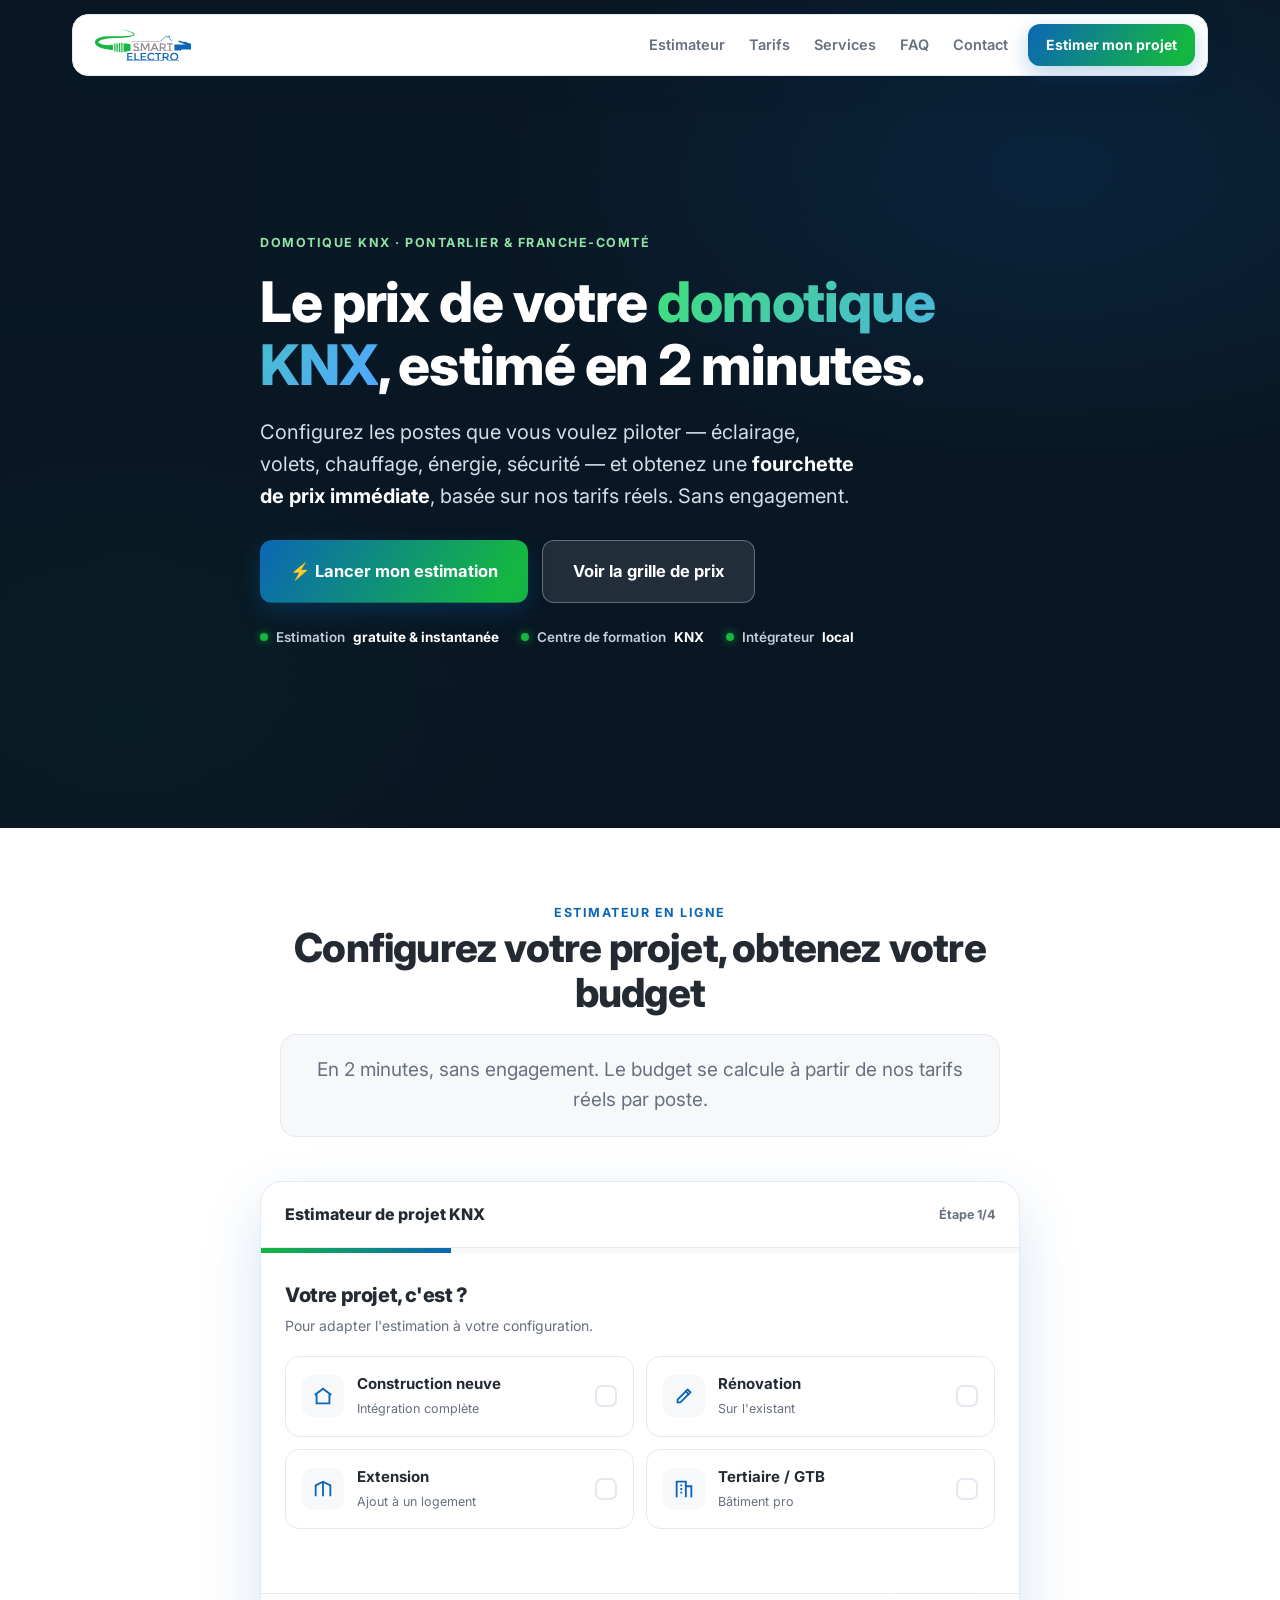
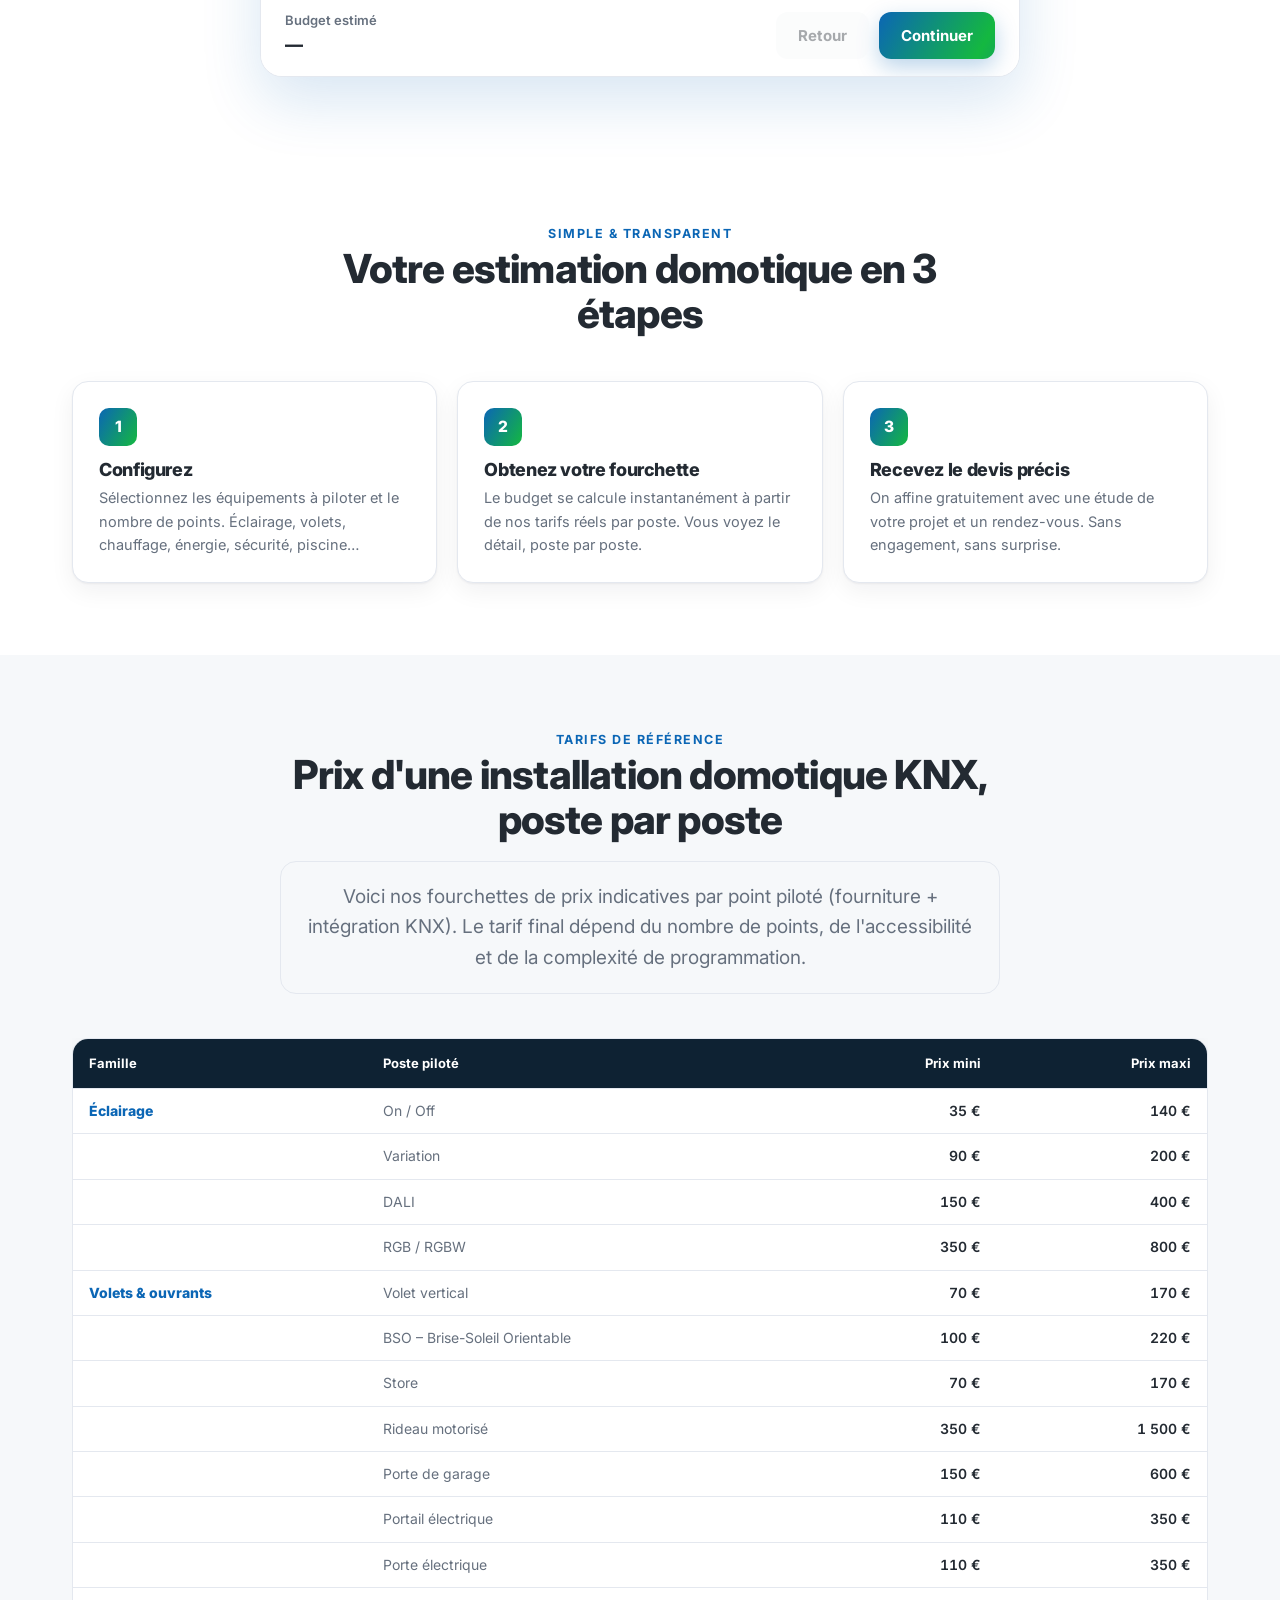
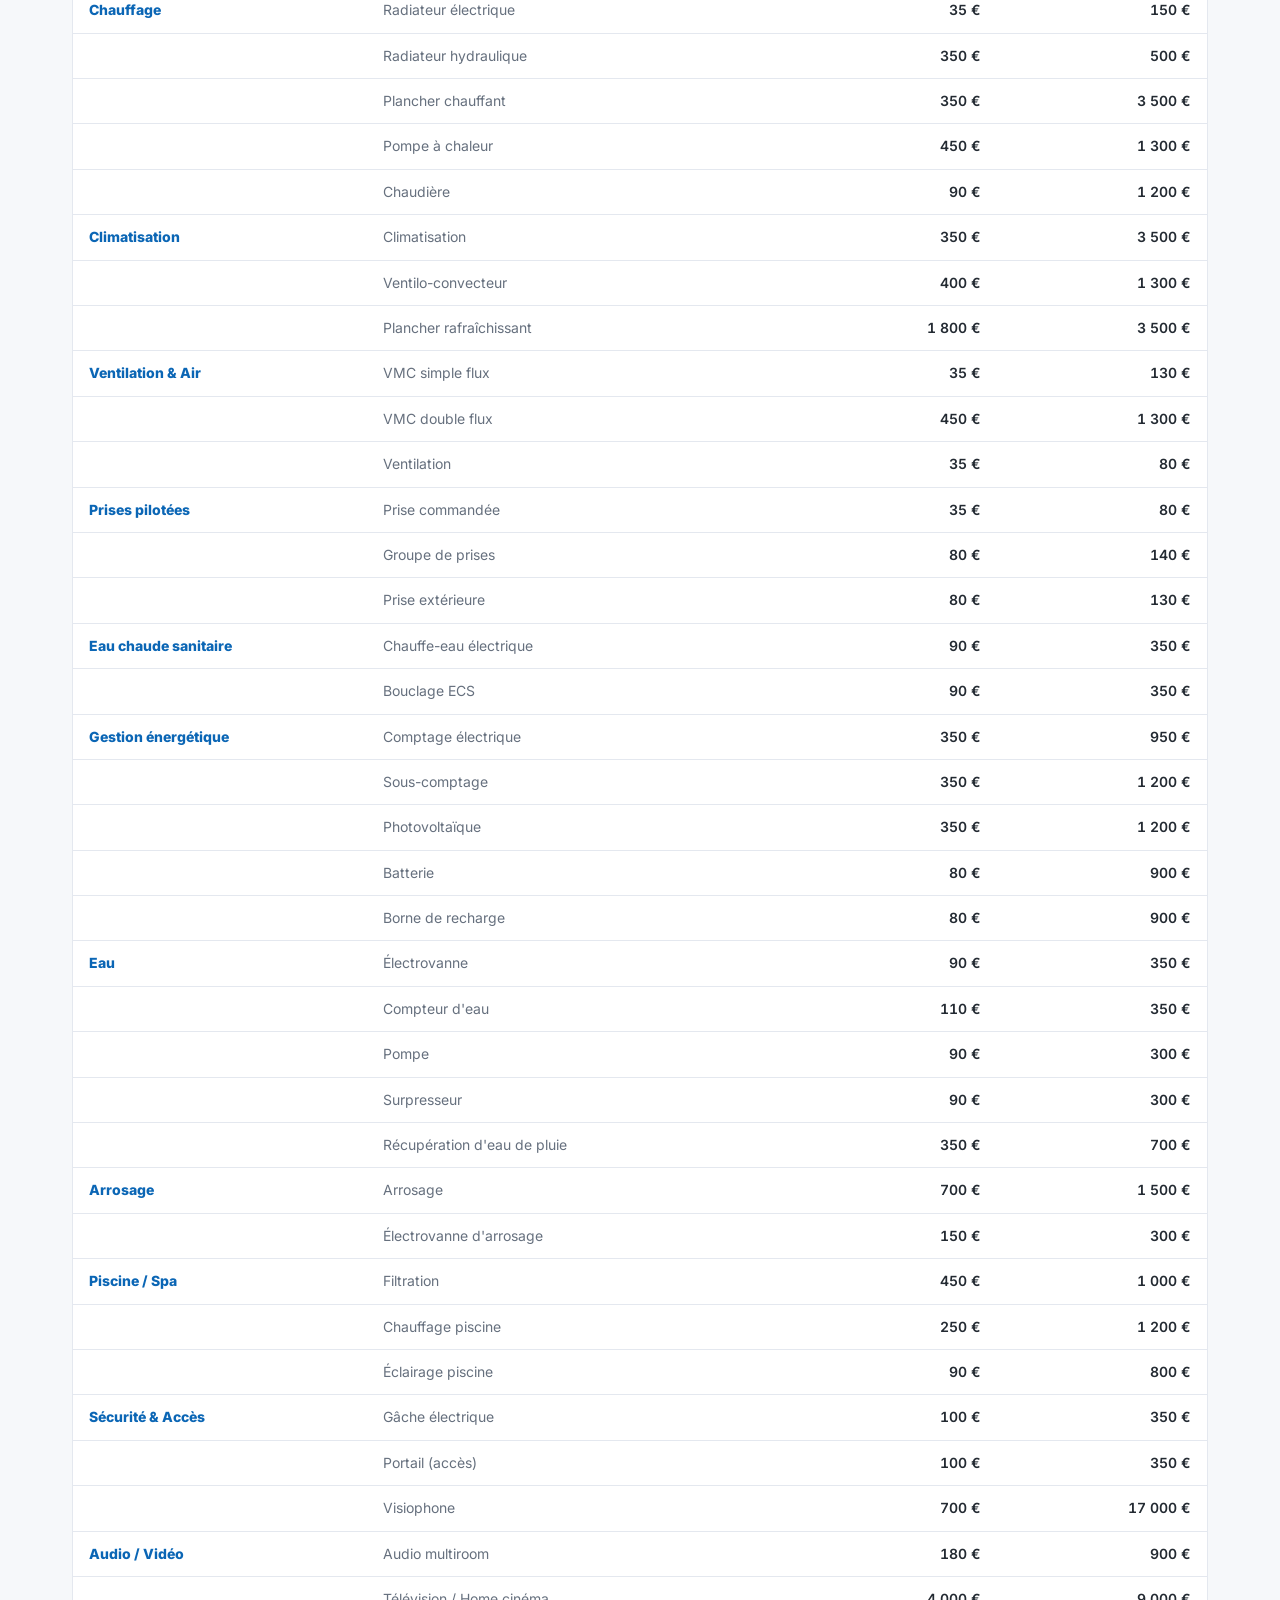
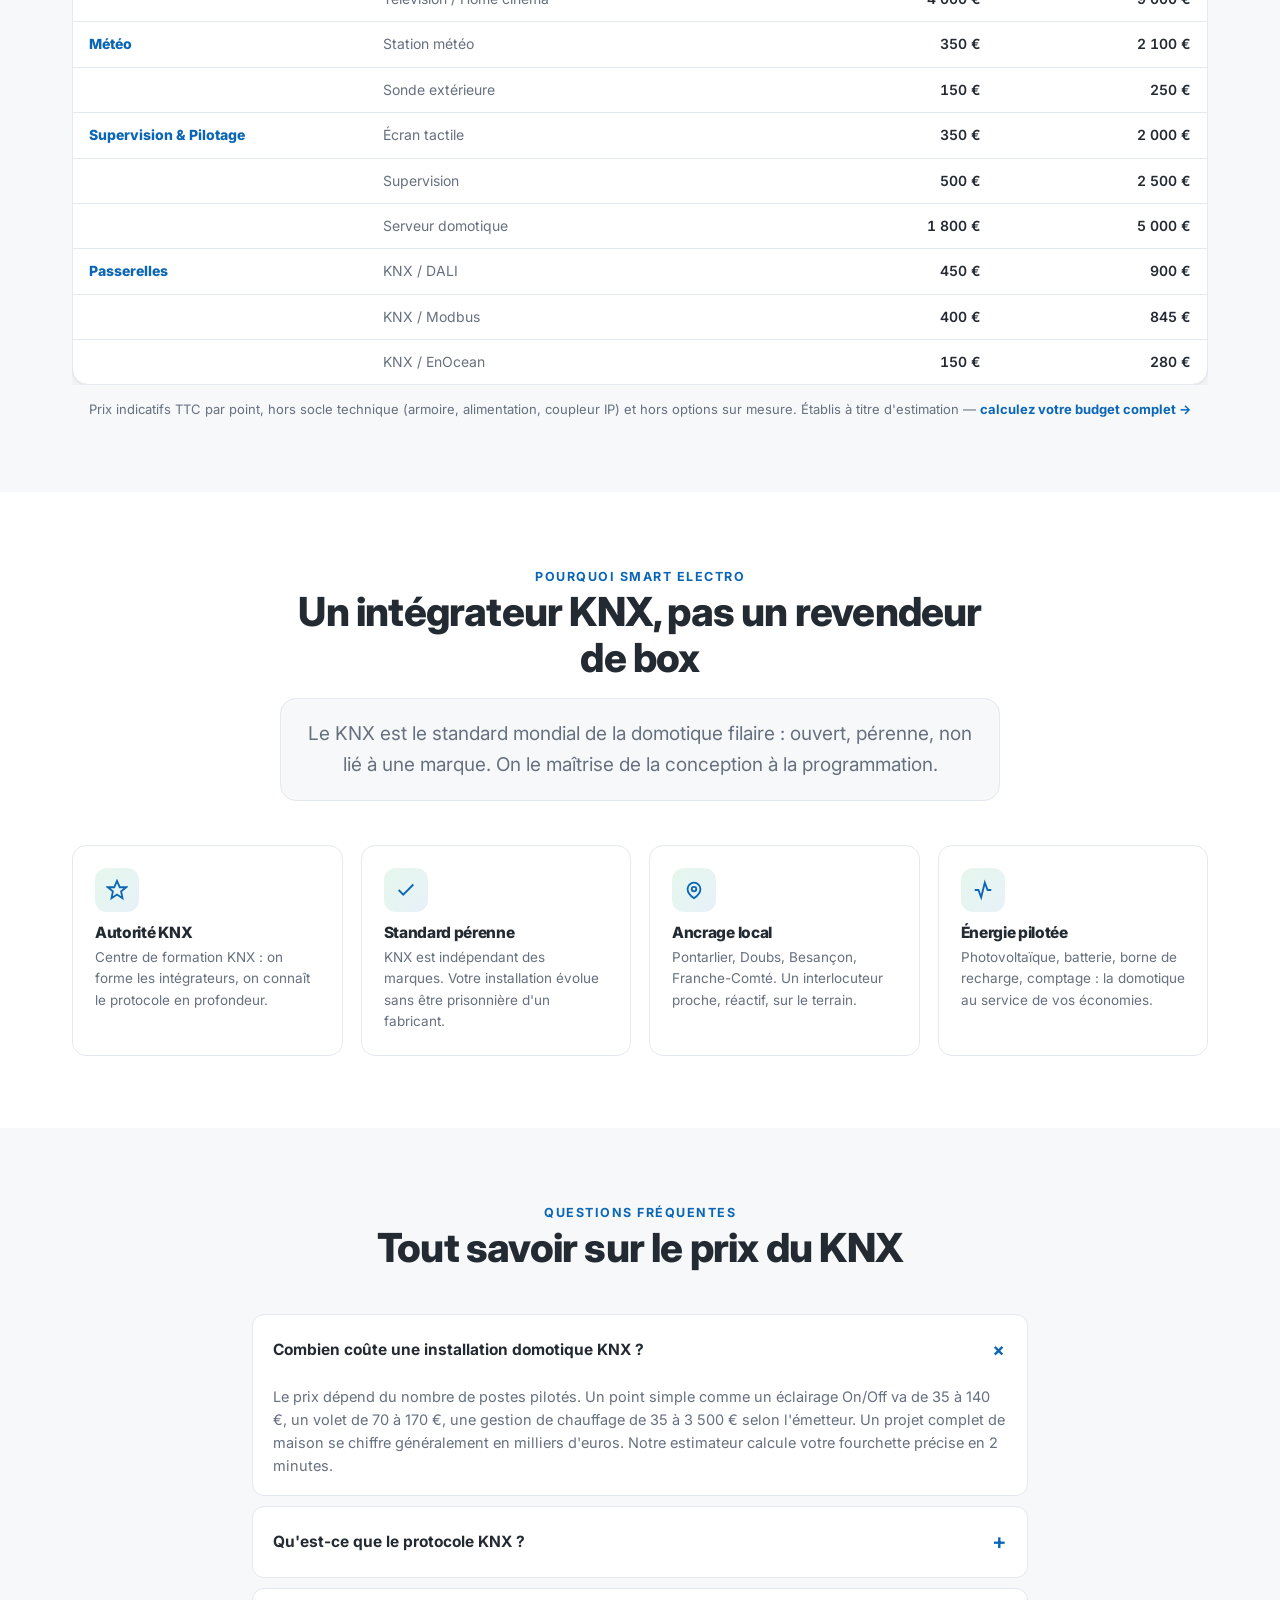
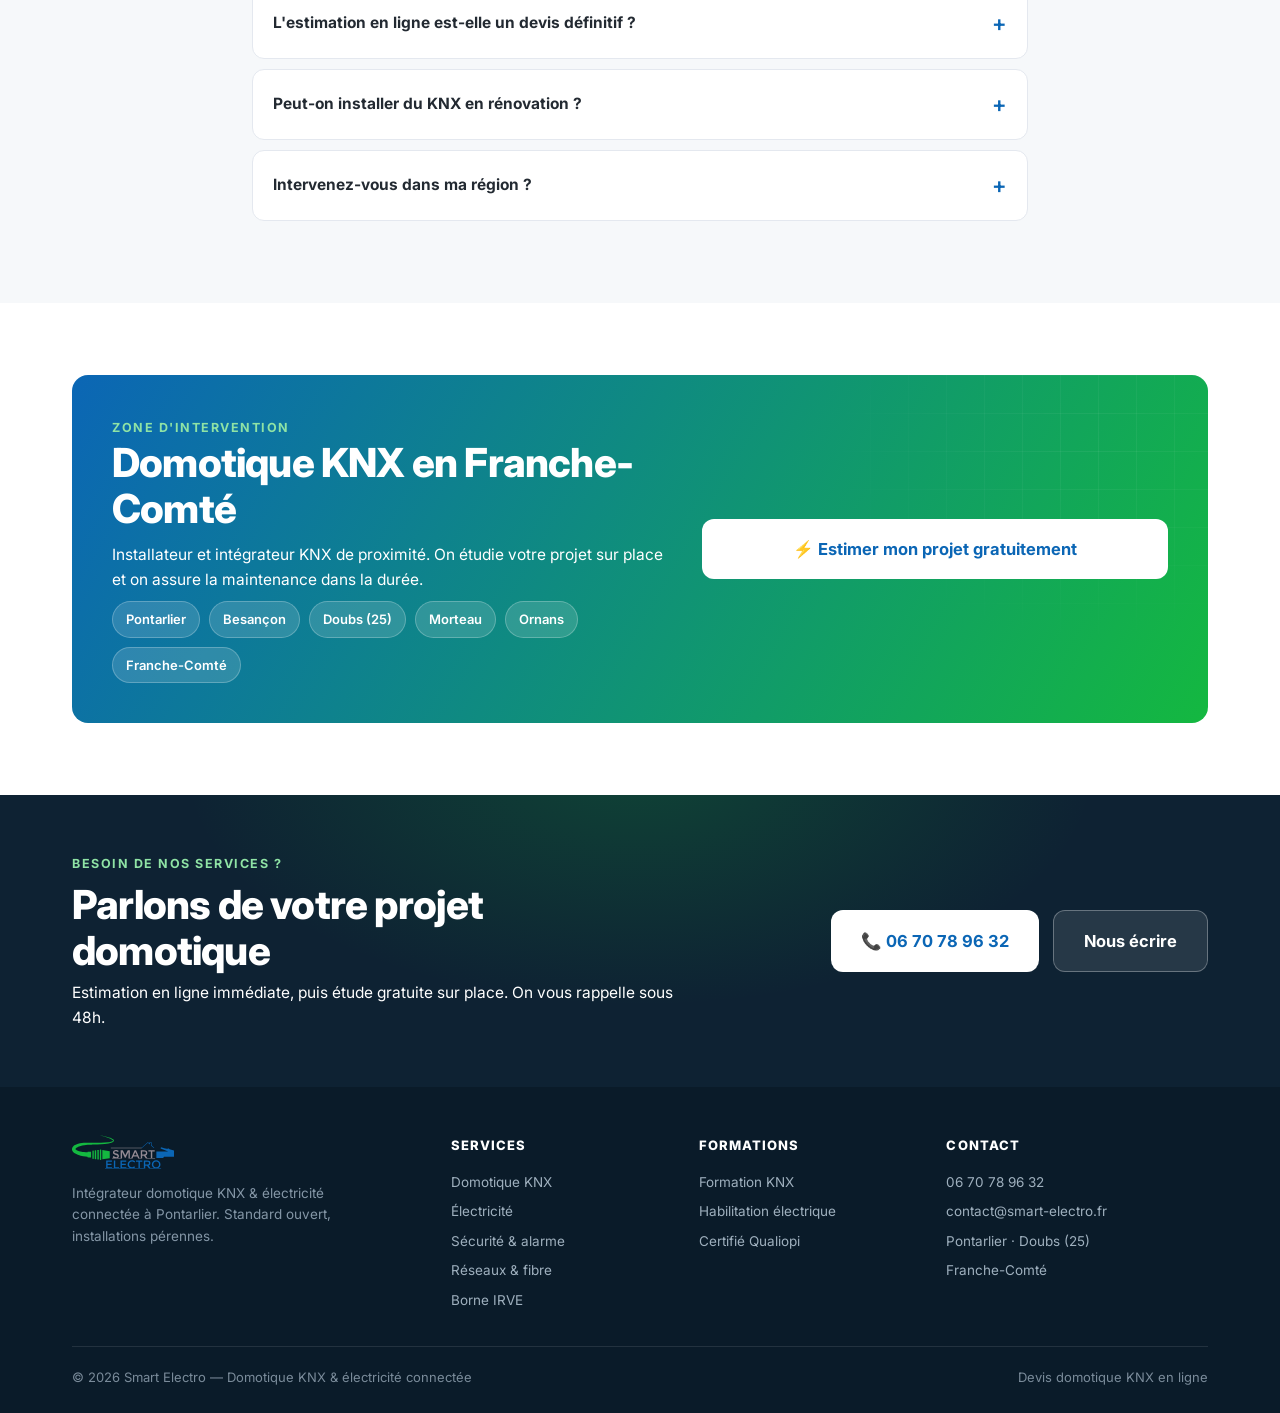
<file: index.html>
<!doctype html>
<html lang="fr">
<head>
<meta charset="utf-8">
<meta name="viewport" content="width=device-width, initial-scale=1">
<title>Devis Domotique KNX Instantané | Prix & Estimation en Ligne — Smart Electro Pontarlier</title>
<meta name="description" content="Estimez le prix de votre installation domotique KNX en 2 minutes. Fourchette de tarifs par poste (éclairage, volets, chauffage, énergie, sécurité). Devis gratuit à Pontarlier, dans le Doubs et en Franche-Comté.">
<meta name="robots" content="index,follow">
<link rel="canonical" href="https://www.smart-electro.fr/devis-domotique-knx/">
<meta property="og:type" content="website">
<meta property="og:title" content="Devis Domotique KNX Instantané — Smart Electro">
<meta property="og:description" content="Configurez votre projet domotique KNX et obtenez une estimation de prix immédiate. Devis gratuit à Pontarlier et en Franche-Comté.">
<meta property="og:locale" content="fr_FR">
<link rel="preconnect" href="https://fonts.googleapis.com">
<link rel="preconnect" href="https://fonts.gstatic.com" crossorigin>
<link href="https://fonts.googleapis.com/css2?family=Inter:wght@400;500;600;700;800;900&display=swap" rel="stylesheet">

<script type="application/ld+json">
{
  "@context": "https://schema.org",
  "@graph": [
    {
      "@type": "LocalBusiness",
      "name": "Smart Electro",
      "description": "Intégrateur domotique KNX et électricité connectée à Pontarlier. Installation, programmation et formation KNX.",
      "areaServed": ["Pontarlier","Doubs","Besançon","Franche-Comté","Bourgogne-Franche-Comté"],
      "knowsAbout": ["Domotique KNX","Électricité connectée","Maison connectée","GTB","Intégration KNX"],
      "url": "https://www.smart-electro.fr/"
    },
    {
      "@type": "Service",
      "serviceType": "Installation domotique KNX",
      "provider": {"@type":"LocalBusiness","name":"Smart Electro"},
      "areaServed": "Franche-Comté",
      "offers": {"@type":"Offer","priceCurrency":"EUR","description":"Devis personnalisé selon les postes pilotés"}
    },
    {
      "@type": "FAQPage",
      "mainEntity": [
        {"@type":"Question","name":"Combien coûte une installation domotique KNX ?","acceptedAnswer":{"@type":"Answer","text":"Le prix d'une installation domotique KNX dépend du nombre de postes pilotés (éclairage, volets, chauffage, énergie...). Comptez de quelques centaines d'euros pour un poste simple comme un éclairage On/Off (35 à 140 € par point) à plusieurs milliers d'euros pour un projet complet. Notre estimateur en ligne calcule votre fourchette en 2 minutes."}},
        {"@type":"Question","name":"Qu'est-ce que le protocole KNX ?","acceptedAnswer":{"@type":"Answer","text":"KNX est le standard mondial de la domotique filaire. C'est un protocole ouvert et pérenne, non lié à une marque, qui pilote de façon centralisée l'éclairage, les volets, le chauffage, la ventilation et l'énergie d'un bâtiment. Sa fiabilité en fait la référence pour les maisons haut de gamme et le tertiaire."}},
        {"@type":"Question","name":"L'estimation en ligne est-elle un devis définitif ?","acceptedAnswer":{"@type":"Answer","text":"Non. L'estimateur vous donne une fourchette de prix indicative fiable, basée sur nos tarifs réels par poste. Le devis définitif est établi après une étude gratuite de votre projet (plans, existant, contraintes techniques)."}},
        {"@type":"Question","name":"Peut-on installer du KNX en rénovation ?","acceptedAnswer":{"@type":"Answer","text":"Oui. Le KNX s'installe en neuf comme en rénovation. En rénovation, des solutions filaires partielles ou des passerelles (KNX/EnOcean sans fil, KNX/DALI, KNX/Modbus) permettent de s'adapter à l'existant."}},
        {"@type":"Question","name":"Intervenez-vous dans ma région ?","acceptedAnswer":{"@type":"Answer","text":"Smart Electro intervient à Pontarlier, dans tout le Doubs, à Besançon et en Franche-Comté pour l'installation, la programmation et la maintenance de systèmes domotiques KNX."}}
      ]
    }
  ]
}
</script>

<style>
:root{
  /* DA Smart Electro */
  --blue:#0B66B5; --blue-d:#0A588F; --blue-l:#E7F1F9;
  --green:#14B840; --green-d:#0FA036; --green-l:#E6F7EC;
  --grey:#948B94;
  --brand:var(--blue); --brand-d:var(--blue-d);
  --grad:linear-gradient(120deg,#14B840 0%,#0B66B5 100%);
  --grad-r:linear-gradient(120deg,#0B66B5 0%,#14B840 100%);
  --ink:#232A32; --muted:#66707E; --line:#E4E8EF;
  --paper:#FFFFFF; --wash:#F6F8FA;
  --dark:#0E2233; --dark2:#0A1B29;
  --ok:var(--green);
  --r:16px; --rs:12px; --maxw:1180px;
  --sh:0 1px 2px rgba(16,24,40,.05),0 8px 24px rgba(16,24,40,.06);
  --sh-l:0 24px 60px rgba(11,102,181,.16);
  --fs:15.5px; --f:'Inter',-apple-system,BlinkMacSystemFont,'Segoe UI',Roboto,Helvetica,Arial,sans-serif;
}
*{box-sizing:border-box;margin:0;padding:0}
html{scroll-behavior:smooth;scroll-padding-top:98px}
body{font-family:var(--f);font-size:var(--fs);line-height:1.6;color:var(--ink);background:var(--paper);-webkit-font-smoothing:antialiased}
img,svg,video{max-width:100%;display:block}
a{color:inherit;text-decoration:none}
.wrap{max-width:var(--maxw);margin:0 auto;padding:0 22px}
.eyebrow{font-size:12.5px;font-weight:700;letter-spacing:.12em;text-transform:uppercase;color:var(--blue)}
.eyebrow.on-dark{color:#8FE3A5}
h1,h2,h3{line-height:1.14;letter-spacing:-.02em;font-weight:800;color:var(--ink)}
h2{font-size:clamp(26px,3.4vw,40px)}
.lead{font-size:clamp(16px,1.6vw,19px);color:var(--muted)}
.grad-txt{background:var(--grad);-webkit-background-clip:text;background-clip:text;color:transparent}
.btn{display:inline-flex;align-items:center;gap:9px;border:0;cursor:pointer;font-family:inherit;font-weight:700;font-size:15px;padding:14px 22px;border-radius:12px;transition:transform .15s,box-shadow .2s,background .2s,filter .2s;white-space:nowrap}
.btn-primary{background:linear-gradient(120deg,#0B66B5 0%,#14B840 35%,#0B66B5 70%,#14B840 100%);background-size:280% 100%;background-position:0% 50%;color:#fff;box-shadow:0 8px 22px rgba(11,102,181,.28);animation:gradFlow 6s linear infinite}
.btn-primary:hover{transform:translateY(-2px);box-shadow:0 14px 30px rgba(11,102,181,.36);animation-duration:2.4s}
@keyframes gradFlow{to{background-position:280% 50%}}
@media(prefers-reduced-motion:reduce){.btn-primary{animation:none}}
.btn-ghost{background:#fff;color:var(--blue);border:1.5px solid var(--line)}
.btn-ghost:hover{border-color:var(--blue);background:var(--blue-l)}
.btn-white{background:#fff;color:var(--blue)}
.btn-white:hover{transform:translateY(-2px);box-shadow:0 14px 30px rgba(0,0,0,.18)}
.btn-lg{padding:17px 30px;font-size:16.5px}
.btn-block{width:100%;justify-content:center}

/* HEADER — barre blanche arrondie flottante (comme le site) */
header.site{position:fixed;top:0;left:0;right:0;z-index:60;padding:14px 0}
.nav{background:#fff;border:1px solid var(--line);border-radius:16px;box-shadow:0 8px 30px rgba(11,34,51,.12);height:62px;display:flex;align-items:center;justify-content:space-between;padding:0 12px 0 22px;position:relative}
.logo{display:flex;align-items:center}
.logo svg{height:32px;width:auto}
.nav-right{display:flex;align-items:center;gap:20px}
.links{display:flex;gap:24px;color:var(--muted);font-weight:600;font-size:14.5px}
.links a:hover{color:var(--blue)}
.nav-right .btn{padding:10px 18px;font-size:14px}
.burger{display:none;background:none;border:0;cursor:pointer;color:var(--blue);padding:8px}
.burger svg{width:24px;height:24px}
@media(max-width:860px){
  .links{position:absolute;top:72px;left:0;right:0;background:#fff;border:1px solid var(--line);border-radius:14px;box-shadow:0 12px 30px rgba(11,34,51,.14);flex-direction:column;gap:4px;padding:10px;display:none}
  .links a{padding:11px 14px;border-radius:9px}
  .links a:hover{background:var(--wash)}
  .nav.open .links{display:flex}
  .burger{display:block}
  .nav-right .btn-primary{display:none}
}

/* HERO — bandeau vidéo plein cadre (comme le site) */
.hero{position:relative;min-height:92vh;display:flex;align-items:center;overflow:hidden;background:#0A1B29}
.hero-bg{position:absolute;inset:0;width:100%;height:100%;object-fit:cover;z-index:0}
.hero-ov{position:absolute;inset:0;z-index:1;background:
  linear-gradient(180deg,rgba(8,20,33,.55) 0%,rgba(8,20,33,.5) 40%,rgba(8,20,33,.82) 100%),
  radial-gradient(900px 500px at 82% 20%,rgba(11,102,181,.35),transparent 60%),
  radial-gradient(700px 500px at 10% 90%,rgba(20,184,64,.18),transparent 60%)}
.hero-inner{position:relative;z-index:2;padding:120px 0 70px;max-width:760px}
.hero-inner h1{font-size:clamp(32px,5.2vw,56px);margin:16px 0 18px;color:#fff}
.grad-light{background:linear-gradient(120deg,#3FE07A 0%,#4FA8FF 100%);-webkit-background-clip:text;background-clip:text;color:transparent}
.hero-inner p.sub{font-size:clamp(16px,1.8vw,20px);color:#D5DDE8;max-width:600px}
.hero-inner p.sub b{color:#fff}
.hero-inner .cta-row{display:flex;gap:14px;margin:28px 0 24px;flex-wrap:wrap}
.trust{display:flex;gap:22px;flex-wrap:wrap;color:#C4CDD9;font-size:13.5px;font-weight:600}
.trust b{color:#fff}
.trust .t{display:flex;align-items:center;gap:8px}
.trust .dot{width:8px;height:8px;border-radius:50%;background:var(--green);box-shadow:0 0 10px rgba(20,184,64,.8)}
.btn-ghost-d{background:rgba(255,255,255,.1);color:#fff;border:1.5px solid rgba(255,255,255,.3)}
.btn-ghost-d:hover{background:rgba(255,255,255,.18)}
@media(max-width:900px){.hero{min-height:auto}.hero-inner{padding:120px 0 60px}}

/* SECTION ESTIMATEUR */
.estim-sec .estimator{max-width:760px;margin:0 auto}

/* ESTIMATOR CARD */
.estimator{background:var(--paper);border-radius:22px;box-shadow:var(--sh-l);overflow:hidden;color:var(--ink);border:1px solid var(--line)}
.est-head{padding:20px 24px;border-bottom:1px solid var(--line);display:flex;align-items:center;justify-content:space-between;gap:12px}
.est-head .ttl{font-weight:800;font-size:16px}
.est-head .step-ct{font-size:12.5px;color:var(--muted);font-weight:700}
.progress{height:5px;background:var(--wash)}
.progress .bar{height:100%;width:0;background:var(--grad);transition:width .4s cubic-bezier(.2,.7,.2,1)}
.est-body{padding:26px 24px;min-height:340px}
.step{display:none;animation:fade .35s ease both}
.step.active{display:block}
@keyframes fade{from{opacity:0;transform:translateY(8px)}to{opacity:1;transform:none}}
.q-title{font-size:20px;font-weight:800;margin-bottom:4px;letter-spacing:-.02em}
.q-sub{color:var(--muted);font-size:14px;margin-bottom:18px}

.opts{display:grid;gap:12px}
.opts.cols2{grid-template-columns:1fr 1fr}
.opt{display:flex;align-items:center;gap:13px;border:1.5px solid var(--line);border-radius:14px;padding:15px 16px;cursor:pointer;transition:border-color .15s,background .15s,transform .1s;background:#fff;user-select:none}
.opt:hover{border-color:#B7D6EC;background:#FbFDFE}
.opt.sel{border-color:var(--blue);background:var(--blue-l)}
.opt .ic{width:42px;height:42px;border-radius:11px;background:var(--wash);display:grid;place-items:center;flex:0 0 42px;color:var(--blue)}
.opt.sel .ic{background:var(--grad-r);color:#fff}
.opt .ic svg{width:22px;height:22px}
.opt .tx b{display:block;font-weight:700;font-size:15px}
.opt .tx small{color:var(--muted);font-size:12.5px}
.opt .chk{margin-left:auto;width:22px;height:22px;border-radius:7px;border:2px solid var(--line);display:grid;place-items:center;flex:0 0 22px;transition:.15s}
.opt.sel .chk{background:var(--green);border-color:var(--green)}
.opt .chk svg{width:13px;height:13px;color:#fff;opacity:0;transition:.15s}
.opt.sel .chk svg{opacity:1}
@media(max-width:560px){.opts.cols2{grid-template-columns:1fr}}

.cat-block{border:1px solid var(--line);border-radius:14px;margin-bottom:12px;overflow:hidden}
.cat-block h4{padding:13px 16px;background:var(--wash);font-size:14px;font-weight:800;display:flex;align-items:center;gap:9px}
.cat-block h4 .cc{color:var(--blue)}
.item{display:flex;align-items:center;gap:12px;padding:12px 16px;border-top:1px solid var(--line)}
.item .nm{font-weight:600;font-size:14px}
.item .pr{margin-left:auto;font-size:12.5px;color:var(--muted);font-weight:600;white-space:nowrap}
.stepper{display:flex;align-items:center;gap:0;border:1.5px solid var(--line);border-radius:10px;overflow:hidden;flex:0 0 auto}
.stepper button{width:34px;height:34px;border:0;background:#fff;font-size:18px;font-weight:700;color:var(--blue);cursor:pointer;line-height:1}
.stepper button:hover{background:var(--blue-l)}
.stepper input{width:38px;height:34px;border:0;text-align:center;font-family:inherit;font-weight:700;font-size:14px;color:var(--ink);border-left:1px solid var(--line);border-right:1px solid var(--line)}
.stepper input:focus{outline:none;background:#FbFDFE}

.est-foot{border-top:1px solid var(--line);padding:16px 24px;display:flex;align-items:center;justify-content:space-between;gap:14px;background:#fff;position:sticky;bottom:0}
.est-foot .running{font-size:13px;color:var(--muted);font-weight:600}
.est-foot .running b{color:var(--ink);font-size:18px;font-weight:800;display:block;letter-spacing:-.02em}
.nav-btns{display:flex;gap:10px}
.btn-sec{background:var(--wash);color:var(--ink)}
.btn-sec:hover{background:#EAEEF4}
.btn-sec[disabled]{opacity:.4;cursor:not-allowed}

/* RESULT */
.result-hero{text-align:center;padding:8px 4px 4px}
.result-hero .k{font-size:12.5px;font-weight:800;letter-spacing:.1em;text-transform:uppercase;color:var(--blue)}
.price-range{font-size:clamp(30px,6vw,46px);font-weight:900;letter-spacing:-.03em;margin:8px 0 4px}
.result-hero .note{color:var(--muted);font-size:13.5px}
.breakdown{margin:20px 0;border:1px solid var(--line);border-radius:14px;overflow:hidden}
.breakdown .row{display:flex;justify-content:space-between;padding:11px 16px;border-top:1px solid var(--line);font-size:14px}
.breakdown .row:first-child{border-top:0}
.breakdown .row .v{font-weight:700}
.breakdown .row.tot{background:var(--blue-l);font-weight:800;color:var(--blue-d)}
.incl{display:flex;flex-wrap:wrap;gap:8px 16px;margin:14px 0 4px}
.incl span{font-size:13px;color:var(--muted);display:flex;align-items:center;gap:7px}
.incl svg{width:15px;height:15px;color:var(--green);flex:0 0 15px}

.lead{background:var(--wash);border-radius:16px;padding:20px;margin-top:18px;border:1px solid var(--line)}
.lead h3{font-size:17px;margin-bottom:3px}
.lead p{font-size:13.5px;color:var(--muted);margin-bottom:14px}
.field{display:grid;gap:10px;grid-template-columns:1fr 1fr}
.field .full{grid-column:1/-1}
.field input,.field textarea{width:100%;padding:13px 14px;border:1.5px solid var(--line);border-radius:11px;font-family:inherit;font-size:14.5px;background:#fff;color:var(--ink)}
.field input:focus,.field textarea:focus{outline:none;border-color:var(--blue)}
.consent{font-size:11.5px;color:var(--muted);margin-top:10px;line-height:1.4}
.success{text-align:center;padding:26px 10px}
.success .ico{width:64px;height:64px;border-radius:50%;background:var(--grad);display:grid;place-items:center;margin:0 auto 16px;box-shadow:0 10px 30px rgba(20,184,64,.35)}
.success .ico svg{width:32px;height:32px;color:#fff}
@media(max-width:560px){.field{grid-template-columns:1fr}}

/* SECTIONS */
section.pad{padding:72px 0}
.center{text-align:center;max-width:720px;margin:0 auto 44px}
.steps3{display:grid;grid-template-columns:repeat(3,1fr);gap:20px}
.card{background:#fff;border:1px solid var(--line);border-radius:var(--r);padding:26px;box-shadow:var(--sh)}
.card .n{width:38px;height:38px;border-radius:10px;background:var(--grad-r);color:#fff;display:grid;place-items:center;font-weight:800;margin-bottom:14px}
.card h3{font-size:18px;margin-bottom:6px}
.card p{color:var(--muted);font-size:14.5px}
@media(max-width:820px){.steps3{grid-template-columns:1fr}}

.pricewrap{background:var(--wash)}
.ptable{background:#fff;border:1px solid var(--line);border-radius:var(--r);overflow:hidden;box-shadow:var(--sh)}
.ptable .thead{display:grid;grid-template-columns:1.4fr 2fr 1fr 1fr;background:var(--dark);color:#fff;font-weight:700;font-size:13px}
.ptable .thead div{padding:14px 16px}
.ptable .fam{display:grid;grid-template-columns:1.4fr 2fr 1fr 1fr;border-top:1px solid var(--line);font-size:14px}
.ptable .fam:hover{background:#FbFDFE}
.ptable .fam>div{padding:11px 16px;display:flex;align-items:center}
.ptable .fam .fn{font-weight:800;color:var(--blue)}
.ptable .fam .p{justify-content:flex-end;font-variant-numeric:tabular-nums;font-weight:600}
.ptable .fam .lbl{color:var(--muted)}
.talign{overflow-x:auto}
@media(max-width:720px){.ptable .thead,.ptable .fam{grid-template-columns:1.3fr 1fr 1fr;min-width:520px}.ptable .thead div:nth-child(2),.ptable .fam>div:nth-child(2){display:none}}

.why-grid{display:grid;grid-template-columns:repeat(4,1fr);gap:18px}
.why{background:#fff;border:1px solid var(--line);border-radius:14px;padding:22px}
.why .ic{width:44px;height:44px;border-radius:12px;background:linear-gradient(135deg,var(--green-l),var(--blue-l));display:grid;place-items:center;color:var(--blue);margin-bottom:12px}
.why .ic svg{width:22px;height:22px}
.why h3{font-size:15.5px;margin-bottom:5px}
.why p{color:var(--muted);font-size:13.5px}
@media(max-width:900px){.why-grid{grid-template-columns:1fr 1fr}}
@media(max-width:520px){.why-grid{grid-template-columns:1fr}}

.faq details{border:1px solid var(--line);border-radius:12px;margin-bottom:10px;background:#fff;overflow:hidden}
.faq summary{padding:17px 20px;font-weight:700;font-size:15.5px;cursor:pointer;list-style:none;display:flex;justify-content:space-between;align-items:center;gap:12px}
.faq summary::-webkit-details-marker{display:none}
.faq summary:after{content:"+";font-size:22px;color:var(--blue);font-weight:600;transition:.2s}
.faq details[open] summary:after{transform:rotate(45deg)}
.faq details>div{padding:0 20px 18px;color:var(--muted);font-size:14.5px}

.zone{background:var(--grad-r);color:#fff;border-radius:var(--r);padding:40px;display:grid;grid-template-columns:1.2fr 1fr;gap:30px;align-items:center;position:relative;overflow:hidden}
.zone:after{content:"";position:absolute;inset:0;background-image:linear-gradient(rgba(255,255,255,.06) 1px,transparent 1px),linear-gradient(90deg,rgba(255,255,255,.06) 1px,transparent 1px);background-size:38px 38px;mask:radial-gradient(400px 300px at 90% 20%,#000,transparent 70%);pointer-events:none}
.zone>*{position:relative}
.zone h2{color:#fff}
.zone p{color:rgba(255,255,255,.9);margin:12px 0 0}
.chips{display:flex;flex-wrap:wrap;gap:9px;margin-top:8px}
.chips span{background:rgba(255,255,255,.14);border:1px solid rgba(255,255,255,.24);padding:7px 13px;border-radius:20px;font-size:13px;font-weight:600}
@media(max-width:760px){.zone{grid-template-columns:1fr;padding:28px}}

/* BANDE CONTACT (comme le site : "Besoin de nos services ?") */
.contact-band{background:radial-gradient(760px 400px at 50% -10%,rgba(20,184,64,.22),transparent 60%),var(--dark);color:#fff;padding:56px 0}
.cb-inner{display:grid;grid-template-columns:1.2fr 1fr;gap:30px;align-items:center}
.contact-band h2{color:#fff;margin:6px 0 8px}
.contact-band p{color:rgba(255,255,255,.85);margin:0}
.cb-actions{display:flex;gap:14px;flex-wrap:wrap;justify-content:flex-end}
@media(max-width:760px){.cb-inner{grid-template-columns:1fr}.cb-actions{justify-content:flex-start}}

/* FOOTER à colonnes */
footer.site{background:var(--dark2);color:#9FB0BE;padding:48px 0 26px;font-size:14px}
.foot-grid{display:grid;grid-template-columns:1.6fr 1fr 1fr 1.2fr;gap:30px}
.foot-brand .logo svg{height:34px;margin-bottom:14px}
.foot-brand p{color:#8496A6;max-width:280px;font-size:13.5px}
.foot-col h5{color:#fff;font-size:13px;font-weight:800;letter-spacing:.08em;text-transform:uppercase;margin-bottom:12px}
.foot-col a,.foot-col div{display:block;color:#9FB0BE;padding:4px 0;font-size:13.5px}
.foot-col a:hover{color:#fff}
.foot-bottom{border-top:1px solid rgba(255,255,255,.1);margin-top:30px;padding-top:20px;display:flex;justify-content:space-between;gap:16px;flex-wrap:wrap;color:#7A8B9A;font-size:13px}
.foot-bottom a:hover{color:#fff}
@media(max-width:760px){.foot-grid{grid-template-columns:1fr 1fr}}
@media(max-width:480px){.foot-grid{grid-template-columns:1fr}}
</style>
</head>
<body>

<!-- Logo Smart Electro (SVG officiel) -->
<template id="logoTpl"><svg viewBox="0 0 126 42" fill="none" xmlns="http://www.w3.org/2000/svg" role="img" aria-label="Smart Electro">
<path d="M118.845 20.469H104.211V28.3801H112.575L113.707 26.8208H126V19.2824L120.486 17.7259L119.632 16.6426C119.632 16.6426 116.284 17.2289 113.884 16.4165C111.484 15.604 109.901 15.1978 109.901 15.1978L109.449 16.6384L118.844 20.469H118.845Z" fill="#0B66B5"/>
<path d="M37.4624 30.0359L46.6265 28.6622V20.0168L37.4624 18.6418V30.0359Z" fill="#14B840"/>
<path d="M34.4379 24.9279V30.2341C34.4379 30.5524 34.6577 30.833 34.9769 30.833H35.5552C35.8744 30.833 36.1139 30.5524 36.1139 30.2341V18.6097C36.1139 18.2914 35.8744 18.0192 35.5552 18.0192H34.9769C34.6577 18.0192 34.4379 18.2914 34.4379 18.6097V23.9242" fill="#14B840"/>
<path d="M26.8869 23.9509V19.7894C26.8869 19.4712 26.6727 19.1599 26.3534 19.1599H25.7752C25.4559 19.1599 25.2109 19.4712 25.2109 19.7894V29.1077C25.2109 29.426 25.4559 29.6326 25.7752 29.6326H26.3534C26.6727 29.6326 26.8869 29.426 26.8869 29.1077V24.9532" fill="#14B840"/>
<path d="M29.8897 23.8475V19.3328C29.8897 19.0145 29.6293 18.7535 29.31 18.7535H28.7318C28.4125 18.7535 28.1017 19.0145 28.1017 19.3328V29.4188C28.1017 29.7371 28.4125 30.0052 28.7318 30.0052H29.31C29.6293 30.0052 29.8897 29.7371 29.8897 29.4188V23.8475Z" fill="#14B840"/>
<path d="M31.326 23.8866V18.956C31.326 18.6377 31.5906 18.4269 31.9098 18.4269H32.4881C32.8073 18.4269 33.114 18.6377 33.114 18.956V29.8112C33.114 30.1295 32.8073 30.3487 32.4881 30.3487H31.9098C31.5906 30.3487 31.326 30.1295 31.326 29.8112V24.8889" fill="#14B840"/>
<path d="M51.5889 6.3237C51.3761 5.88815 51.0806 5.60895 50.7936 5.36186C50.2069 4.88164 49.5922 4.55219 48.9818 4.25065C48.3699 3.95471 47.7566 3.70343 47.1503 3.47448C45.9364 3.02079 44.7449 2.65644 43.5953 2.33955C41.2948 1.70856 39.1596 1.26324 37.2595 0.924014C35.3581 0.586184 33.6905 0.362826 32.3113 0.223227C30.9336 0.0822325 29.8456 0.0249969 29.105 0.00824506C28.3643 -0.00850681 27.9694 0.00545308 27.9694 0.00545308C27.9694 0.00545308 28.3643 0.00824506 29.1036 0.0598966C29.8414 0.110152 30.9224 0.216247 32.2875 0.418666C33.6527 0.621084 35.3021 0.91843 37.1755 1.33862C39.0476 1.76021 41.1478 2.29906 43.3881 3.02498C44.5068 3.38933 45.662 3.79975 46.8185 4.29393C47.3968 4.54102 47.975 4.81045 48.5365 5.11477C49.0938 5.4191 49.6497 5.75972 50.0935 6.16316C50.3119 6.36139 50.4996 6.58754 50.5766 6.78019C50.6158 6.87511 50.6242 6.9505 50.6158 7.01192C50.6074 7.07334 50.5808 7.13616 50.5234 7.21434C50.4085 7.37348 50.1733 7.54658 49.9087 7.68898C49.6399 7.83276 49.3374 7.95561 49.0238 8.0645C48.3923 8.28087 47.7132 8.44421 47.0201 8.58241C46.3256 8.72061 45.613 8.8295 44.8905 8.92582C41.9963 9.29855 38.9538 9.45351 35.8636 9.54424C32.772 9.6294 29.623 9.63359 26.4754 9.5959C25.6885 9.58333 24.9002 9.57077 24.1148 9.5582L22.9358 9.53447C22.5368 9.5233 22.1391 9.51074 21.7401 9.49957C20.1411 9.45909 18.5421 9.46467 16.9515 9.53028C15.3595 9.59589 13.7759 9.72014 12.2049 9.92954C10.6353 10.1389 9.07833 10.4293 7.54514 10.8593C6.01335 11.299 4.49697 11.8448 3.02819 12.7829C2.66135 13.0203 2.3001 13.2855 1.94726 13.5996C1.59582 13.9137 1.25138 14.2697 0.941938 14.7052C0.6339 15.1352 0.356667 15.6489 0.184446 16.2394C0.00802451 16.8257 -0.0437818 17.4874 0.0374281 18.1086C0.120038 18.7312 0.325863 19.2994 0.579294 19.7838C0.835525 20.264 1.13516 20.6759 1.446 21.0263C2.07047 21.7298 2.73135 22.238 3.37963 22.6707C4.68179 23.5251 5.95875 24.0751 7.1839 24.533C8.41045 24.9839 9.58799 25.3217 10.7081 25.5967C11.8283 25.8717 12.8924 26.0839 13.8907 26.257C15.8888 26.6018 17.6292 26.7931 19.0615 26.9243C19.0685 26.9243 19.0755 26.9243 19.0839 26.9257L19.0615 27.4003C20.4953 27.5511 21.614 27.6251 22.3855 27.6712C23.1416 27.7102 23.5449 27.7312 23.5449 27.7312L23.5561 24.1924L23.5673 21.1798H23.5659V20.6535C23.5659 20.6535 23.1808 20.6675 22.4556 20.6954C21.7471 20.7177 20.6941 20.7429 19.3668 20.7219L19.343 21.237C18.0198 21.2175 16.418 21.1617 14.6104 20.9914C13.7017 20.9048 12.7426 20.7875 11.7485 20.6228C10.7557 20.4581 9.7266 20.2445 8.70168 19.9555C7.68376 19.6666 6.65043 19.2952 5.77532 18.8122C5.33987 18.5735 4.94922 18.3027 4.67339 18.0416C4.53337 17.9118 4.43256 17.789 4.35975 17.6898C4.29114 17.5893 4.25754 17.5195 4.23514 17.4721C4.21834 17.4246 4.20153 17.3911 4.20853 17.3157C4.20993 17.2794 4.21974 17.2334 4.24074 17.1761C4.25894 17.1203 4.28834 17.0561 4.32895 16.9849C4.48857 16.6973 4.83021 16.3287 5.26846 15.9965C5.70672 15.6587 6.23458 15.3418 6.80585 15.0542C7.37992 14.768 7.99459 14.5056 8.63867 14.2711C9.92683 13.8006 11.3144 13.4251 12.7482 13.1222C14.1833 12.8178 15.6661 12.5861 17.1741 12.4074C18.6835 12.2287 20.2181 12.1059 21.7653 12.0277C22.1545 12.0082 22.5368 11.9886 22.9316 11.9788L24.1176 11.9495C24.9086 11.9258 25.7011 11.9035 26.4936 11.8797C29.6636 11.775 32.8336 11.6271 35.9532 11.3995C39.0728 11.1664 42.1433 10.8718 45.1075 10.3539C45.8482 10.2213 46.5819 10.0747 47.3086 9.89603C48.0339 9.71735 48.7521 9.51214 49.4564 9.23433C49.8093 9.09334 50.1593 8.9342 50.5038 8.73038C50.844 8.51959 51.1954 8.27669 51.4783 7.85929C51.6155 7.65128 51.7247 7.38186 51.7401 7.09847C51.7583 6.81369 51.6869 6.54287 51.5847 6.32649L51.5889 6.3237Z" fill="#14B840"/>
<path d="M86.1594 15.7354H47.9698V16.3888H86.1594V15.7354Z" fill="#948B94"/>
<path d="M86.1495 16.2182C86.0571 16.2182 85.9675 16.1791 85.9017 16.1024C85.7827 15.9628 85.7967 15.7506 85.9339 15.6263L93.4836 8.8879C93.6068 8.77761 93.7902 8.77761 93.9149 8.8879L95.6693 10.4528V9.14197C95.6693 8.9563 95.8163 8.80553 95.9969 8.80553H97.967C98.1476 8.80553 98.2946 8.9577 98.2946 9.14197V12.7981L101.465 15.6263C101.602 15.7492 101.616 15.9614 101.497 16.1024C101.378 16.2434 101.169 16.2573 101.033 16.1359L97.7513 13.2057C97.6799 13.1415 97.6379 13.0493 97.6379 12.9516V9.4784H96.3246V11.1913C96.3246 11.3239 96.2503 11.4426 96.1327 11.4984C96.0165 11.5528 95.8793 11.5333 95.7813 11.4453L93.6992 9.58729L86.3651 16.1345C86.3035 16.1903 86.2279 16.2168 86.1509 16.2168L86.1495 16.2182Z" fill="#0B66B5"/>
<path d="M56.9139 28.2629H58.7145V28.8799H49.6372V28.2629H51.4812C51.0205 28.0228 50.5977 27.7268 50.2126 27.3722L51.2782 26.0935C52.2961 26.9744 53.3532 27.4155 54.4482 27.4155C54.9956 27.4155 55.4297 27.2982 55.7517 27.0637C56.0738 26.8292 56.2348 26.5179 56.2348 26.1298C56.2348 25.7417 56.0836 25.4402 55.7811 25.2252C55.4787 25.0102 54.9578 24.8134 54.2185 24.6361C53.4792 24.4588 52.9164 24.2955 52.5327 24.1475C52.1491 23.9995 51.8074 23.8055 51.5092 23.5654C50.9141 23.1159 50.6159 22.4263 50.6159 21.4965C50.6159 20.5682 50.9547 19.852 51.631 19.3495C52.3087 18.8469 53.146 18.5957 54.1457 18.5957C54.7898 18.5957 55.4283 18.7004 56.0626 18.9112C56.6968 19.1219 57.2443 19.4193 57.705 19.8018L56.7976 21.0805C56.4994 20.8125 56.0962 20.5919 55.5879 20.4202C55.0796 20.2485 54.577 20.162 54.0827 20.162C53.5885 20.162 53.1824 20.2625 52.8646 20.4635C52.5481 20.6645 52.3885 20.9688 52.3885 21.3751C52.3885 21.7813 52.5467 22.094 52.8646 22.309C53.1824 22.524 53.8559 22.7571 54.8892 23.0056C55.9211 23.2541 56.6996 23.6045 57.2233 24.054C57.747 24.5035 58.0088 25.1359 58.0088 25.9497C58.0088 26.9367 57.6434 27.7073 56.9139 28.2629ZM71.4812 28.2629H72.8786V28.8799H69.7814V21.0372L66.2656 28.0046H65.3149L61.8131 21.0372V28.8799H58.7159V28.2629H60.1133V18.84H62.7638L65.8035 25.1456L68.8433 18.84H71.4798V28.2629H71.4812ZM83.2959 28.2629H84.9677V28.8799H81.7543L80.7462 26.5961H75.7027L74.6946 28.8799H71.4812V28.2629H73.153L77.3171 18.84H79.1332L83.2973 28.2629H83.2959ZM76.3944 25.0312H80.0545L78.2245 20.8935L76.3944 25.0312ZM93.0215 28.2629H94.4188V28.8799H91.3062L88.9008 25.5044H86.6675V28.8799H83.5703V28.2629H84.9677V18.84H88.7131C90.2505 18.84 91.3496 19.0982 92.0119 19.6161C92.6742 20.1326 93.0061 20.9619 93.0061 22.101C93.0061 23.758 92.2808 24.8022 90.8302 25.2322L93.0201 28.2629H93.0215ZM88.7845 23.9674C89.7451 23.9674 90.3989 23.8194 90.7434 23.5221C91.0892 23.2248 91.2614 22.7487 91.2614 22.0926C91.2614 21.4365 91.0836 20.987 90.728 20.7427C90.3723 20.4984 89.7381 20.3769 88.8265 20.3769H86.6647V23.9688H88.7831L88.7845 23.9674ZM99.115 28.2629H102.617V28.8799H93.9148V28.2629H97.4166V20.3909H94.3614V18.84H102.17V20.3909H99.115V28.2629Z" fill="#948B94"/>
<path d="M40.8293 40.8171H42.2337V31.3523H49.3396V32.9535H43.9419V35.6226H48.7893V37.1373H43.9419V39.8357H49.5132V40.8171H50.9175V41.4369H40.8307V40.8171H40.8293ZM58.022 40.8171H59.4264V41.4369H50.2945V40.8171H51.6988V31.3523H53.407V39.8218H58.0234V40.8171H58.022ZM58.4855 40.8171H59.8898V31.3523H66.9957V32.9535H61.598V35.6226H66.4454V37.1373H61.598V39.8357H67.1693V40.8171H68.5737V41.4369H58.4869V40.8171H58.4855ZM76.7045 40.8171H78.6003V41.4369H67.9492V40.8171H71.1612C70.3995 40.3648 69.7988 39.7492 69.3592 38.9702C68.9195 38.1912 68.7011 37.3104 68.7011 36.3304C68.7011 34.8492 69.215 33.6082 70.2427 32.6073C71.2704 31.6064 72.5684 31.1066 74.1352 31.1066C75.702 31.1066 77.0125 31.6831 78.064 32.8376L76.9789 34.0214C76.4959 33.5594 76.0408 33.2369 75.611 33.0554C75.1811 32.8725 74.677 32.7818 74.0988 32.7818C73.0766 32.7818 72.2169 33.1112 71.5225 33.7701C70.828 34.4291 70.4807 35.2708 70.4807 36.2955C70.4807 37.3201 70.8252 38.1759 71.5154 38.8641C72.2057 39.5523 73.0234 39.8957 73.9685 39.8957C74.5566 39.8957 75.0635 39.7966 75.4877 39.5998C75.912 39.403 76.3558 39.0875 76.8193 38.6547L77.9184 39.7799C77.4942 40.2419 77.0881 40.5882 76.7031 40.8185L76.7045 40.8171ZM83.8243 40.8171H87.3416V41.4369H78.6003V40.8171H82.1175V32.9102H79.0498V31.3523H86.8935V32.9102H83.8257V40.8171H83.8243ZM96.8347 40.8171H98.2391V41.4369H95.1139L92.6972 38.0461H90.4542V41.4369H87.343V40.8171H88.7473V31.3523H92.5096C94.0526 31.3523 95.1573 31.6119 95.8238 32.1313C96.4889 32.6506 96.8221 33.4826 96.8221 34.6273C96.8221 36.2913 96.094 37.3397 94.6365 37.7724L96.8361 40.8171H96.8347ZM92.5796 36.5021C93.5443 36.5021 94.201 36.3527 94.5483 36.0554C94.8955 35.7566 95.0691 35.2792 95.0691 34.6203C95.0691 33.9614 94.8913 33.5091 94.5342 33.2634C94.1772 33.0177 93.5401 32.8949 92.6244 32.8949H90.4542V36.5021H92.581H92.5796ZM106.719 40.8171H110.033V41.4369H97.8765V40.8171H101.191C100.4 40.3648 99.7751 39.745 99.3172 38.9562C98.8594 38.1675 98.6297 37.288 98.6297 36.3164C98.6297 34.8353 99.1408 33.597 100.164 32.6017C101.186 31.6064 102.451 31.108 103.956 31.108C105.461 31.108 106.726 31.6064 107.748 32.6017C108.77 33.597 109.282 34.8353 109.282 36.3164C109.282 37.2783 109.053 38.1591 108.595 38.9562C108.137 39.7547 107.512 40.3746 106.721 40.8171H106.719ZM106.495 33.7325C105.804 33.0205 104.959 32.6645 103.955 32.6645C102.951 32.6645 102.105 33.0205 101.415 33.7325C100.724 34.4444 100.38 35.3071 100.38 36.322C100.38 37.3369 100.724 38.1996 101.415 38.9116C102.105 39.6235 102.951 39.9795 103.955 39.9795C104.959 39.9795 105.804 39.6235 106.495 38.9116C107.185 38.1996 107.529 37.3369 107.529 36.322C107.529 35.3071 107.185 34.4444 106.495 33.7325Z" fill="#0B66B5"/>
</svg></template>

<header class="site">
  <div class="wrap">
    <div class="nav" id="nav">
      <a class="logo" href="#top" aria-label="Smart Electro" id="logoHeader"></a>
      <div class="nav-right">
        <nav class="links">
          <a href="#estimateur">Estimateur</a>
          <a href="#prix">Tarifs</a>
          <a href="#pourquoi">Services</a>
          <a href="#faq">FAQ</a>
          <a href="#contact">Contact</a>
        </nav>
        <a href="#estimateur" class="btn btn-primary">Estimer mon projet</a>
        <button class="burger" id="burger" aria-label="Menu"><svg viewBox="0 0 24 24" fill="none" stroke="currentColor" stroke-width="2"><path d="M3 6h18M3 12h18M3 18h18"/></svg></button>
      </div>
    </div>
  </div>
</header>

<a id="top"></a>
<section class="hero">
  <video class="hero-bg" autoplay muted loop playsinline poster="https://www.smart-electro.fr/uploads/2025/06/img-0004-scaled.jpg">
    <source src="https://www.smart-electro.fr/uploads/2025/06/video-smart-low.mp4" type="video/mp4">
  </video>
  <div class="hero-ov"></div>
  <div class="wrap">
    <div class="hero-inner">
      <span class="eyebrow on-dark">Domotique KNX · Pontarlier &amp; Franche-Comté</span>
      <h1>Le prix de votre <span class="grad-light">domotique KNX</span>, estimé en 2 minutes.</h1>
      <p class="sub">Configurez les postes que vous voulez piloter — éclairage, volets, chauffage, énergie, sécurité — et obtenez une <b>fourchette de prix immédiate</b>, basée sur nos tarifs réels. Sans engagement.</p>
      <div class="cta-row">
        <a href="#estimateur" class="btn btn-primary btn-lg">⚡ Lancer mon estimation</a>
        <a href="#prix" class="btn btn-ghost-d btn-lg">Voir la grille de prix</a>
      </div>
      <div class="trust">
        <div class="t"><span class="dot"></span> Estimation <b>gratuite &amp; instantanée</b></div>
        <div class="t"><span class="dot"></span> Centre de formation <b>KNX</b></div>
        <div class="t"><span class="dot"></span> Intégrateur <b>local</b></div>
      </div>
    </div>
  </div>
</section>

<!-- SECTION ESTIMATEUR -->
<section class="pad estim-sec">
  <div class="wrap">
    <div class="center">
      <span class="eyebrow">Estimateur en ligne</span>
      <h2>Configurez votre projet, obtenez votre budget</h2>
      <p class="lead">En 2 minutes, sans engagement. Le budget se calcule à partir de nos tarifs réels par poste.</p>
    </div>
    <div id="estimateur" class="estimator">
      <div class="est-head">
        <div class="ttl">Estimateur de projet KNX</div>
        <div class="step-ct" id="stepCt">Étape 1/4</div>
      </div>
      <div class="progress"><div class="bar" id="pbar"></div></div>
      <div class="est-body">

        <div class="step active" data-step="1">
          <div class="q-title">Votre projet, c'est&nbsp;?</div>
          <div class="q-sub">Pour adapter l'estimation à votre configuration.</div>
          <div class="opts cols2" data-single="projet">
            <label class="opt" data-val="Construction neuve"><span class="ic"><svg viewBox="0 0 24 24" fill="none" stroke="currentColor" stroke-width="2"><path d="M3 11l9-7 9 7"/><path d="M5 10v10h14V10"/></svg></span><span class="tx"><b>Construction neuve</b><small>Intégration complète</small></span><span class="chk"><svg viewBox="0 0 24 24" fill="none" stroke="currentColor" stroke-width="3"><path d="M5 12l5 5L20 7"/></svg></span></label>
            <label class="opt" data-val="Rénovation"><span class="ic"><svg viewBox="0 0 24 24" fill="none" stroke="currentColor" stroke-width="2"><path d="M14 7l3 3-9 9H5v-3z"/><path d="M14 7l2-2 3 3-2 2"/></svg></span><span class="tx"><b>Rénovation</b><small>Sur l'existant</small></span><span class="chk"><svg viewBox="0 0 24 24" fill="none" stroke="currentColor" stroke-width="3"><path d="M5 12l5 5L20 7"/></svg></span></label>
            <label class="opt" data-val="Extension"><span class="ic"><svg viewBox="0 0 24 24" fill="none" stroke="currentColor" stroke-width="2"><path d="M4 20V8l8-4 8 4v12"/><path d="M12 4v16"/></svg></span><span class="tx"><b>Extension</b><small>Ajout à un logement</small></span><span class="chk"><svg viewBox="0 0 24 24" fill="none" stroke="currentColor" stroke-width="3"><path d="M5 12l5 5L20 7"/></svg></span></label>
            <label class="opt" data-val="Tertiaire / GTB"><span class="ic"><svg viewBox="0 0 24 24" fill="none" stroke="currentColor" stroke-width="2"><path d="M4 21V4h10v17M14 9h6v12M8 8h2M8 12h2M8 16h2"/></svg></span><span class="tx"><b>Tertiaire / GTB</b><small>Bâtiment pro</small></span><span class="chk"><svg viewBox="0 0 24 24" fill="none" stroke="currentColor" stroke-width="3"><path d="M5 12l5 5L20 7"/></svg></span></label>
          </div>
        </div>

        <div class="step" data-step="2">
          <div class="q-title">Que souhaitez-vous piloter&nbsp;?</div>
          <div class="q-sub">Sélectionnez tous les univers concernés — vous préciserez juste après.</div>
          <div class="opts" data-multi="univers" id="universList"></div>
        </div>

        <div class="step" data-step="3">
          <div class="q-title">Précisez votre installation</div>
          <div class="q-sub">Indiquez le nombre de points par équipement. Le budget se met à jour en direct.</div>
          <div id="itemsList"></div>
        </div>

        <div class="step" data-step="4">
          <div id="resultView"></div>
        </div>

      </div>

      <div class="est-foot" id="estFoot">
        <div class="running">Budget estimé
          <b id="runningTotal">—</b>
        </div>
        <div class="nav-btns">
          <button class="btn btn-sec" id="btnBack" disabled>Retour</button>
          <button class="btn btn-primary" id="btnNext">Continuer</button>
        </div>
      </div>
    </div>
  </div>
</section>

<section class="pad">
  <div class="wrap">
    <div class="center">
      <span class="eyebrow">Simple &amp; transparent</span>
      <h2>Votre estimation domotique en 3 étapes</h2>
    </div>
    <div class="steps3">
      <div class="card"><div class="n">1</div><h3>Configurez</h3><p>Sélectionnez les équipements à piloter et le nombre de points. Éclairage, volets, chauffage, énergie, sécurité, piscine…</p></div>
      <div class="card"><div class="n">2</div><h3>Obtenez votre fourchette</h3><p>Le budget se calcule instantanément à partir de nos tarifs réels par poste. Vous voyez le détail, poste par poste.</p></div>
      <div class="card"><div class="n">3</div><h3>Recevez le devis précis</h3><p>On affine gratuitement avec une étude de votre projet et un rendez-vous. Sans engagement, sans surprise.</p></div>
    </div>
  </div>
</section>

<section class="pad pricewrap" id="prix">
  <div class="wrap">
    <div class="center">
      <span class="eyebrow">Tarifs de référence</span>
      <h2>Prix d'une installation domotique KNX, poste par poste</h2>
      <p class="lead">Voici nos fourchettes de prix indicatives par point piloté (fourniture + intégration KNX). Le tarif final dépend du nombre de points, de l'accessibilité et de la complexité de programmation.</p>
    </div>
    <div class="talign">
      <div class="ptable" id="ptable">
        <div class="thead"><div>Famille</div><div>Poste piloté</div><div style="text-align:right">Prix mini</div><div style="text-align:right">Prix maxi</div></div>
        <div class="fam"><div class="fn">Éclairage</div><div class="lbl">On / Off</div><div class="p">35 €</div><div class="p">140 €</div></div>
        <div class="fam"><div class="fn"></div><div class="lbl">Variation</div><div class="p">90 €</div><div class="p">200 €</div></div>
        <div class="fam"><div class="fn"></div><div class="lbl">DALI</div><div class="p">150 €</div><div class="p">400 €</div></div>
        <div class="fam"><div class="fn"></div><div class="lbl">RGB / RGBW</div><div class="p">350 €</div><div class="p">800 €</div></div>
        <div class="fam"><div class="fn">Volets &amp; ouvrants</div><div class="lbl">Volet vertical</div><div class="p">70 €</div><div class="p">170 €</div></div>
        <div class="fam"><div class="fn"></div><div class="lbl">BSO – Brise-Soleil Orientable</div><div class="p">100 €</div><div class="p">220 €</div></div>
        <div class="fam"><div class="fn"></div><div class="lbl">Store</div><div class="p">70 €</div><div class="p">170 €</div></div>
        <div class="fam"><div class="fn"></div><div class="lbl">Rideau motorisé</div><div class="p">350 €</div><div class="p">1 500 €</div></div>
        <div class="fam"><div class="fn"></div><div class="lbl">Porte de garage</div><div class="p">150 €</div><div class="p">600 €</div></div>
        <div class="fam"><div class="fn"></div><div class="lbl">Portail électrique</div><div class="p">110 €</div><div class="p">350 €</div></div>
        <div class="fam"><div class="fn"></div><div class="lbl">Porte électrique</div><div class="p">110 €</div><div class="p">350 €</div></div>
        <div class="fam"><div class="fn">Chauffage</div><div class="lbl">Radiateur électrique</div><div class="p">35 €</div><div class="p">150 €</div></div>
        <div class="fam"><div class="fn"></div><div class="lbl">Radiateur hydraulique</div><div class="p">350 €</div><div class="p">500 €</div></div>
        <div class="fam"><div class="fn"></div><div class="lbl">Plancher chauffant</div><div class="p">350 €</div><div class="p">3 500 €</div></div>
        <div class="fam"><div class="fn"></div><div class="lbl">Pompe à chaleur</div><div class="p">450 €</div><div class="p">1 300 €</div></div>
        <div class="fam"><div class="fn"></div><div class="lbl">Chaudière</div><div class="p">90 €</div><div class="p">1 200 €</div></div>
        <div class="fam"><div class="fn">Climatisation</div><div class="lbl">Climatisation</div><div class="p">350 €</div><div class="p">3 500 €</div></div>
        <div class="fam"><div class="fn"></div><div class="lbl">Ventilo-convecteur</div><div class="p">400 €</div><div class="p">1 300 €</div></div>
        <div class="fam"><div class="fn"></div><div class="lbl">Plancher rafraîchissant</div><div class="p">1 800 €</div><div class="p">3 500 €</div></div>
        <div class="fam"><div class="fn">Ventilation &amp; Air</div><div class="lbl">VMC simple flux</div><div class="p">35 €</div><div class="p">130 €</div></div>
        <div class="fam"><div class="fn"></div><div class="lbl">VMC double flux</div><div class="p">450 €</div><div class="p">1 300 €</div></div>
        <div class="fam"><div class="fn"></div><div class="lbl">Ventilation</div><div class="p">35 €</div><div class="p">80 €</div></div>
        <div class="fam"><div class="fn">Prises pilotées</div><div class="lbl">Prise commandée</div><div class="p">35 €</div><div class="p">80 €</div></div>
        <div class="fam"><div class="fn"></div><div class="lbl">Groupe de prises</div><div class="p">80 €</div><div class="p">140 €</div></div>
        <div class="fam"><div class="fn"></div><div class="lbl">Prise extérieure</div><div class="p">80 €</div><div class="p">130 €</div></div>
        <div class="fam"><div class="fn">Eau chaude sanitaire</div><div class="lbl">Chauffe-eau électrique</div><div class="p">90 €</div><div class="p">350 €</div></div>
        <div class="fam"><div class="fn"></div><div class="lbl">Bouclage ECS</div><div class="p">90 €</div><div class="p">350 €</div></div>
        <div class="fam"><div class="fn">Gestion énergétique</div><div class="lbl">Comptage électrique</div><div class="p">350 €</div><div class="p">950 €</div></div>
        <div class="fam"><div class="fn"></div><div class="lbl">Sous-comptage</div><div class="p">350 €</div><div class="p">1 200 €</div></div>
        <div class="fam"><div class="fn"></div><div class="lbl">Photovoltaïque</div><div class="p">350 €</div><div class="p">1 200 €</div></div>
        <div class="fam"><div class="fn"></div><div class="lbl">Batterie</div><div class="p">80 €</div><div class="p">900 €</div></div>
        <div class="fam"><div class="fn"></div><div class="lbl">Borne de recharge</div><div class="p">80 €</div><div class="p">900 €</div></div>
        <div class="fam"><div class="fn">Eau</div><div class="lbl">Électrovanne</div><div class="p">90 €</div><div class="p">350 €</div></div>
        <div class="fam"><div class="fn"></div><div class="lbl">Compteur d&#x27;eau</div><div class="p">110 €</div><div class="p">350 €</div></div>
        <div class="fam"><div class="fn"></div><div class="lbl">Pompe</div><div class="p">90 €</div><div class="p">300 €</div></div>
        <div class="fam"><div class="fn"></div><div class="lbl">Surpresseur</div><div class="p">90 €</div><div class="p">300 €</div></div>
        <div class="fam"><div class="fn"></div><div class="lbl">Récupération d&#x27;eau de pluie</div><div class="p">350 €</div><div class="p">700 €</div></div>
        <div class="fam"><div class="fn">Arrosage</div><div class="lbl">Arrosage</div><div class="p">700 €</div><div class="p">1 500 €</div></div>
        <div class="fam"><div class="fn"></div><div class="lbl">Électrovanne d&#x27;arrosage</div><div class="p">150 €</div><div class="p">300 €</div></div>
        <div class="fam"><div class="fn">Piscine / Spa</div><div class="lbl">Filtration</div><div class="p">450 €</div><div class="p">1 000 €</div></div>
        <div class="fam"><div class="fn"></div><div class="lbl">Chauffage piscine</div><div class="p">250 €</div><div class="p">1 200 €</div></div>
        <div class="fam"><div class="fn"></div><div class="lbl">Éclairage piscine</div><div class="p">90 €</div><div class="p">800 €</div></div>
        <div class="fam"><div class="fn">Sécurité &amp; Accès</div><div class="lbl">Gâche électrique</div><div class="p">100 €</div><div class="p">350 €</div></div>
        <div class="fam"><div class="fn"></div><div class="lbl">Portail (accès)</div><div class="p">100 €</div><div class="p">350 €</div></div>
        <div class="fam"><div class="fn"></div><div class="lbl">Visiophone</div><div class="p">700 €</div><div class="p">17 000 €</div></div>
        <div class="fam"><div class="fn">Audio / Vidéo</div><div class="lbl">Audio multiroom</div><div class="p">180 €</div><div class="p">900 €</div></div>
        <div class="fam"><div class="fn"></div><div class="lbl">Télévision / Home cinéma</div><div class="p">4 000 €</div><div class="p">9 000 €</div></div>
        <div class="fam"><div class="fn">Météo</div><div class="lbl">Station météo</div><div class="p">350 €</div><div class="p">2 100 €</div></div>
        <div class="fam"><div class="fn"></div><div class="lbl">Sonde extérieure</div><div class="p">150 €</div><div class="p">250 €</div></div>
        <div class="fam"><div class="fn">Supervision &amp; Pilotage</div><div class="lbl">Écran tactile</div><div class="p">350 €</div><div class="p">2 000 €</div></div>
        <div class="fam"><div class="fn"></div><div class="lbl">Supervision</div><div class="p">500 €</div><div class="p">2 500 €</div></div>
        <div class="fam"><div class="fn"></div><div class="lbl">Serveur domotique</div><div class="p">1 800 €</div><div class="p">5 000 €</div></div>
        <div class="fam"><div class="fn">Passerelles</div><div class="lbl">KNX / DALI</div><div class="p">450 €</div><div class="p">900 €</div></div>
        <div class="fam"><div class="fn"></div><div class="lbl">KNX / Modbus</div><div class="p">400 €</div><div class="p">845 €</div></div>
        <div class="fam"><div class="fn"></div><div class="lbl">KNX / EnOcean</div><div class="p">150 €</div><div class="p">280 €</div></div>
      </div>
    </div>
    <p style="text-align:center;color:var(--muted);font-size:13px;margin-top:14px">Prix indicatifs TTC par point, hors socle technique (armoire, alimentation, coupleur IP) et hors options sur mesure. Établis à titre d'estimation — <a href="#estimateur" style="color:var(--blue);font-weight:700">calculez votre budget complet →</a></p>
  </div>
</section>

<section class="pad" id="pourquoi">
  <div class="wrap">
    <div class="center">
      <span class="eyebrow">Pourquoi Smart Electro</span>
      <h2>Un intégrateur KNX, pas un revendeur de box</h2>
      <p class="lead">Le KNX est le standard mondial de la domotique filaire : ouvert, pérenne, non lié à une marque. On le maîtrise de la conception à la programmation.</p>
    </div>
    <div class="why-grid">
      <div class="why"><div class="ic"><svg viewBox="0 0 24 24" fill="none" stroke="currentColor" stroke-width="2"><path d="M12 2l3 7h7l-5.5 4.5L18 21l-6-4-6 4 1.5-7.5L2 9h7z"/></svg></div><h3>Autorité KNX</h3><p>Centre de formation KNX : on forme les intégrateurs, on connaît le protocole en profondeur.</p></div>
      <div class="why"><div class="ic"><svg viewBox="0 0 24 24" fill="none" stroke="currentColor" stroke-width="2"><path d="M20 6L9 17l-5-5"/></svg></div><h3>Standard pérenne</h3><p>KNX est indépendant des marques. Votre installation évolue sans être prisonnière d'un fabricant.</p></div>
      <div class="why"><div class="ic"><svg viewBox="0 0 24 24" fill="none" stroke="currentColor" stroke-width="2"><path d="M12 21s-7-4.5-7-10a7 7 0 0114 0c0 5.5-7 10-7 10z"/><circle cx="12" cy="11" r="2.5"/></svg></div><h3>Ancrage local</h3><p>Pontarlier, Doubs, Besançon, Franche-Comté. Un interlocuteur proche, réactif, sur le terrain.</p></div>
      <div class="why"><div class="ic"><svg viewBox="0 0 24 24" fill="none" stroke="currentColor" stroke-width="2"><path d="M3 12h4l3 8 4-16 3 8h4"/></svg></div><h3>Énergie pilotée</h3><p>Photovoltaïque, batterie, borne de recharge, comptage : la domotique au service de vos économies.</p></div>
    </div>
  </div>
</section>

<section class="pad pricewrap" id="faq">
  <div class="wrap" style="max-width:820px">
    <div class="center"><span class="eyebrow">Questions fréquentes</span><h2>Tout savoir sur le prix du KNX</h2></div>
    <div class="faq">
      <details open><summary>Combien coûte une installation domotique KNX&nbsp;?</summary><div>Le prix dépend du nombre de postes pilotés. Un point simple comme un éclairage On/Off va de 35 à 140 €, un volet de 70 à 170 €, une gestion de chauffage de 35 à 3&nbsp;500 € selon l'émetteur. Un projet complet de maison se chiffre généralement en milliers d'euros. Notre estimateur calcule votre fourchette précise en 2 minutes.</div></details>
      <details><summary>Qu'est-ce que le protocole KNX&nbsp;?</summary><div>KNX est le standard mondial de la domotique filaire : un protocole ouvert et pérenne, non lié à une marque, qui centralise le pilotage de l'éclairage, des volets, du chauffage, de la ventilation et de l'énergie. Sa fiabilité en fait la référence des maisons haut de gamme et du tertiaire.</div></details>
      <details><summary>L'estimation en ligne est-elle un devis définitif&nbsp;?</summary><div>Non, c'est une fourchette indicative fiable basée sur nos tarifs réels par poste. Le devis définitif est établi après une étude gratuite de votre projet (plans, existant, contraintes techniques).</div></details>
      <details><summary>Peut-on installer du KNX en rénovation&nbsp;?</summary><div>Oui. Le KNX s'installe en neuf comme en rénovation. Sur l'existant, des passerelles KNX/EnOcean (sans fil), KNX/DALI ou KNX/Modbus permettent de s'adapter sans tout recâbler.</div></details>
      <details><summary>Intervenez-vous dans ma région&nbsp;?</summary><div>Smart Electro intervient à Pontarlier, dans tout le Doubs, à Besançon et en Franche-Comté pour l'installation, la programmation et la maintenance KNX.</div></details>
    </div>
  </div>
</section>

<section class="pad">
  <div class="wrap">
    <div class="zone">
      <div>
        <span class="eyebrow on-dark">Zone d'intervention</span>
        <h2>Domotique KNX en Franche-Comté</h2>
        <p>Installateur et intégrateur KNX de proximité. On étudie votre projet sur place et on assure la maintenance dans la durée.</p>
        <div class="chips"><span>Pontarlier</span><span>Besançon</span><span>Doubs (25)</span><span>Morteau</span><span>Ornans</span><span>Franche-Comté</span></div>
      </div>
      <div style="text-align:center">
        <a href="#estimateur" class="btn btn-white btn-lg btn-block" style="color:#0B66B5!important">⚡ Estimer mon projet gratuitement</a>
      </div>
    </div>
  </div>
</section>

<section class="contact-band" id="contact">
  <div class="wrap cb-inner">
    <div>
      <span class="eyebrow on-dark">Besoin de nos services&nbsp;?</span>
      <h2>Parlons de votre projet domotique</h2>
      <p>Estimation en ligne immédiate, puis étude gratuite sur place. On vous rappelle sous 48h.</p>
    </div>
    <div class="cb-actions">
      <a href="tel:0670789632" class="btn btn-white btn-lg" style="color:#0B66B5!important">📞 06 70 78 96 32</a>
      <a href="mailto:contact@smart-electro.fr" class="btn btn-ghost-d btn-lg">Nous écrire</a>
    </div>
  </div>
</section>

<footer class="site">
  <div class="wrap">
    <div class="foot-grid">
      <div class="foot-brand">
        <a class="logo" href="#top" aria-label="Smart Electro" id="logoFooter"></a>
        <p>Intégrateur domotique KNX &amp; électricité connectée à Pontarlier. Standard ouvert, installations pérennes.</p>
      </div>
      <div class="foot-col">
        <h5>Services</h5>
        <div>Domotique KNX</div>
        <div>Électricité</div>
        <div>Sécurité &amp; alarme</div>
        <div>Réseaux &amp; fibre</div>
        <div>Borne IRVE</div>
      </div>
      <div class="foot-col">
        <h5>Formations</h5>
        <div>Formation KNX</div>
        <div>Habilitation électrique</div>
        <div>Certifié Qualiopi</div>
      </div>
      <div class="foot-col">
        <h5>Contact</h5>
        <a href="tel:0670789632">06 70 78 96 32</a>
        <a href="mailto:contact@smart-electro.fr">contact@smart-electro.fr</a>
        <div>Pontarlier · Doubs (25)</div>
        <div>Franche-Comté</div>
      </div>
    </div>
    <div class="foot-bottom">
      <div>© <span id="yr"></span> Smart Electro — Domotique KNX &amp; électricité connectée</div>
      <div><a href="#estimateur">Devis domotique KNX en ligne</a></div>
    </div>
  </div>
</footer>

<script>
/* Restore the external stylesheet if WordPress removes content link tags. */
(function ensureLandingStyles() {
  const assetBase = 'https://pierre-louismercier-forgeone.github.io/smart-electro-devis/';
  const styleUrl = assetBase + 'styles.css?v=7';
  if (!Array.from(document.querySelectorAll('link[rel="stylesheet"]')).some(link => link.href.split('?')[0] === styleUrl.split('?')[0])) {
    const link = document.createElement('link');
    link.rel = 'stylesheet';
    link.href = styleUrl;
    document.head.appendChild(link);
  }
})();

/* ============================================================
   CONFIG — À VALIDER PAR SMART ELECTRO
   ============================================================ */
const CONFIG = {
  socle: { label:"Socle technique & mise en service KNX", min:1200, max:3500, enabled:true },
  currency:"€",
  leadMode:"wp",             // "console" | "formspree" | "webhook" | "wp"
  formspreeId:"",
  webhookUrl:"",
  wpEndpoint:"https://www.smart-electro.fr/?rest_route=/se/v1/lead",
};

const DATA = [
  { fam:"Éclairage", icon:"bulb", items:[
    {n:"On / Off", min:35, max:140},{n:"Variation", min:90, max:200},
    {n:"DALI", min:150, max:400},{n:"RGB / RGBW", min:350, max:800}]},
  { fam:"Volets & ouvrants", icon:"blind", items:[
    {n:"Volet vertical", min:70, max:170},{n:"BSO – Brise-Soleil Orientable", min:100, max:220},
    {n:"Store", min:70, max:170},{n:"Rideau motorisé", min:350, max:1500},
    {n:"Porte de garage", min:150, max:600},{n:"Portail électrique", min:110, max:350},
    {n:"Porte électrique", min:110, max:350}]},
  { fam:"Chauffage", icon:"heat", items:[
    {n:"Radiateur électrique", min:35, max:150},{n:"Radiateur hydraulique", min:350, max:500},
    {n:"Plancher chauffant", min:350, max:3500},{n:"Pompe à chaleur", min:450, max:1300},
    {n:"Chaudière", min:90, max:1200}]},
  { fam:"Climatisation", icon:"snow", items:[
    {n:"Climatisation", min:350, max:3500},{n:"Ventilo-convecteur", min:400, max:1300},
    {n:"Plancher rafraîchissant", min:1800, max:3500}]},
  { fam:"Ventilation & Air", icon:"air", items:[
    {n:"VMC simple flux", min:35, max:130},{n:"VMC double flux", min:450, max:1300},
    {n:"Ventilation", min:35, max:80}]},
  { fam:"Prises pilotées", icon:"plug", items:[
    {n:"Prise commandée", min:35, max:80},{n:"Groupe de prises", min:80, max:140},
    {n:"Prise extérieure", min:80, max:130}]},
  { fam:"Eau chaude sanitaire", icon:"heat", items:[
    {n:"Chauffe-eau électrique", min:90, max:350},{n:"Bouclage ECS", min:90, max:350}]},
  { fam:"Gestion énergétique", icon:"energy", items:[
    {n:"Comptage électrique", min:350, max:950},{n:"Sous-comptage", min:350, max:1200},
    {n:"Photovoltaïque", min:350, max:1200},{n:"Batterie", min:80, max:900},
    {n:"Borne de recharge", min:80, max:900}]},
  { fam:"Eau", icon:"water", items:[
    {n:"Électrovanne", min:90, max:350},{n:"Compteur d'eau", min:110, max:350},
    {n:"Pompe", min:90, max:300},{n:"Surpresseur", min:90, max:300},
    {n:"Récupération d'eau de pluie", min:350, max:700}]},
  { fam:"Arrosage", icon:"water", items:[
    {n:"Arrosage", min:700, max:1500},{n:"Électrovanne d'arrosage", min:150, max:300}]},
  { fam:"Piscine / Spa", icon:"pool", items:[
    {n:"Filtration", min:450, max:1000},{n:"Chauffage piscine", min:250, max:1200},
    {n:"Éclairage piscine", min:90, max:800}]},
  { fam:"Sécurité & Accès", icon:"lock", items:[
    {n:"Gâche électrique", min:100, max:350},{n:"Portail (accès)", min:100, max:350},
    {n:"Visiophone", min:700, max:17000}]},
  { fam:"Audio / Vidéo", icon:"media", items:[
    {n:"Audio multiroom", min:180, max:900, naEst:true},{n:"Télévision / Home cinéma", min:4000, max:9000, naEst:true}]},
  { fam:"Météo", icon:"weather", items:[
    {n:"Station météo", min:350, max:2100},{n:"Sonde extérieure", min:150, max:250}]},
  { fam:"Supervision & Pilotage", icon:"screen", items:[
    {n:"Écran tactile", min:350, max:2000},{n:"Supervision", min:500, max:2500},
    {n:"Serveur domotique", min:1800, max:5000, naEst:true}]},
  { fam:"Passerelles", icon:"bridge", items:[
    {n:"KNX / DALI", min:450, max:900},{n:"KNX / Modbus", min:400, max:845},
    {n:"KNX / EnOcean", min:150, max:280}]},
];

const ICONS = {
  bulb:'<path d="M9 18h6M10 22h4M12 2a7 7 0 00-4 12.7c.6.5 1 1.3 1 2.1V17h6v-.2c0-.8.4-1.6 1-2.1A7 7 0 0012 2z"/>',
  blind:'<path d="M4 4h16M5 4v9M9 4v9M13 4v9M17 4v9M4 13h16M9 13v4a3 3 0 006 0v-4"/>',
  heat:'<path d="M8 2c1 2-1 3 0 5s1 3 0 5M12 2c1 2-1 3 0 5s1 3 0 5M16 2c1 2-1 3 0 5s1 3 0 5M4 20h16"/>',
  snow:'<path d="M12 2v20M4 6l16 12M20 6L4 18M6 4l12 16M18 4L6 20"/>',
  air:'<path d="M4 8h11a3 3 0 100-6M4 12h16M4 16h9a3 3 0 110 6"/>',
  plug:'<path d="M9 2v6M15 2v6M7 8h10v3a5 5 0 01-10 0zM12 16v6"/>',
  energy:'<path d="M13 2L4 14h7l-1 8 9-12h-7z"/>',
  water:'<path d="M12 3s6 6.5 6 11a6 6 0 01-12 0c0-4.5 6-11 6-11z"/>',
  pool:'<path d="M2 16c2 0 2 2 4 2s2-2 4-2 2 2 4 2 2-2 4-2 2 2 4 2M6 14V5a2 2 0 014 0M14 14V5a2 2 0 014 0"/>',
  lock:'<rect x="5" y="11" width="14" height="10" rx="2"/><path d="M8 11V7a4 4 0 018 0v4"/>',
  media:'<rect x="2" y="4" width="20" height="14" rx="2"/><path d="M8 22h8M10 18v4M14 18v4"/>',
  weather:'<path d="M7 16a4 4 0 010-8 5 5 0 019.6 1.3A3.5 3.5 0 0117 16z"/>',
  screen:'<rect x="3" y="4" width="18" height="12" rx="2"/><path d="M8 20h8M12 16v4"/>',
  bridge:'<path d="M3 18v-4a9 9 0 0118 0v4M3 14h18M8 14v4M16 14v4M12 14v4"/>',
};

const euro = n => Math.round(n).toLocaleString('fr-FR')+' '+CONFIG.currency;
const state = { step:1, projet:null, univers:[], qty:{} };
const STEPS = 4;

const UNIVERS = [
  {id:"Éclairage", label:"Éclairage", desc:"On/Off, variation, DALI, RGB", icon:"bulb", fams:["Éclairage"]},
  {id:"Volets", label:"Volets & ouvrants", desc:"Volets, stores, portail, garage", icon:"blind", fams:["Volets & ouvrants"]},
  {id:"Chauffage", label:"Chauffage & Clim", desc:"Chauffage, clim, ECS", icon:"heat", fams:["Chauffage","Climatisation","Eau chaude sanitaire"]},
  {id:"Air", label:"Ventilation & air", desc:"VMC, qualité d'air", icon:"air", fams:["Ventilation & Air"]},
  {id:"Energie", label:"Énergie", desc:"PV, batterie, borne, comptage", icon:"energy", fams:["Gestion énergétique","Prises pilotées"]},
  {id:"Securite", label:"Sécurité & accès", desc:"Visiophone, gâche, portail", icon:"lock", fams:["Sécurité & Accès"]},
  {id:"Eau", label:"Eau & extérieur", desc:"Arrosage, piscine, eau", icon:"water", fams:["Eau","Arrosage","Piscine / Spa","Météo"]},
  {id:"Media", label:"Multimédia", desc:"Audio multiroom, TV", icon:"media", fams:["Audio / Vidéo"]},
  {id:"Pilotage", label:"Supervision", desc:"Écran, serveur, passerelles", icon:"screen", fams:["Supervision & Pilotage","Passerelles"]},
];

const el = (t,c,h)=>{const e=document.createElement(t);if(c)e.className=c;if(h!=null)e.innerHTML=h;return e;};
function svgIc(name){return '<svg viewBox="0 0 24 24" fill="none" stroke="currentColor" stroke-width="1.8" stroke-linecap="round" stroke-linejoin="round">'+(ICONS[name]||'')+'</svg>';}

function renderUnivers(){
  const box=document.getElementById('universList'); box.innerHTML='';
  UNIVERS.forEach(u=>{
    const sel=state.univers.includes(u.id)?' sel':'';
    const o=el('label','opt'+sel);
    o.dataset.val=u.id;
    o.innerHTML=`<span class="ic">${svgIc(u.icon)}</span><span class="tx"><b>${u.label}</b><small>${u.desc}</small></span><span class="chk"><svg viewBox="0 0 24 24" fill="none" stroke="currentColor" stroke-width="3"><path d="M5 12l5 5L20 7"/></svg></span>`;
    o.onclick=()=>{ toggleArr(state.univers,u.id); o.classList.toggle('sel'); updateFoot(); };
    box.appendChild(o);
  });
}

function selectedFams(){
  const set=new Set();
  state.univers.forEach(uid=>{ const u=UNIVERS.find(x=>x.id===uid); if(u)u.fams.forEach(f=>set.add(f)); });
  return DATA.filter(d=>set.has(d.fam));
}
function renderItems(){
  const box=document.getElementById('itemsList'); box.innerHTML='';
  const fams=selectedFams();
  if(!fams.length){ box.innerHTML='<p class="q-sub">Sélectionnez au moins un univers à l\'étape précédente.</p>'; return; }
  fams.forEach(d=>{
    const block=el('div','cat-block');
    block.appendChild(el('h4',null,`<span class="cc">${svgIc(d.icon)}</span>${d.fam}`));
    d.items.forEach(it=>{
      const key=d.fam+'|'+it.n; const q=state.qty[key]||0;
      const row=el('div','item');
      const priceLbl = it.min===it.max ? euro(it.min) : euro(it.min)+' – '+euro(it.max);
      row.innerHTML=`<span class="nm">${it.n}</span><span class="pr">${priceLbl}${it.naEst?' *':''}</span>`;
      const st=el('div','stepper');
      st.innerHTML=`<button type="button" aria-label="moins">−</button><input type="text" inputmode="numeric" value="${q}"><button type="button" aria-label="plus">+</button>`;
      const inp=st.querySelector('input');
      const setQ=v=>{v=Math.max(0,Math.min(99,parseInt(v)||0));state.qty[key]=v;inp.value=v;updateFoot();};
      st.children[0].onclick=()=>setQ((parseInt(inp.value)||0)-1);
      st.children[2].onclick=()=>setQ((parseInt(inp.value)||0)+1);
      inp.oninput=()=>setQ(inp.value);
      row.appendChild(st); block.appendChild(row);
    });
    box.appendChild(block);
  });
}

function totals(){
  let min=0,max=0,lines=[];
  DATA.forEach(d=>{
    let fmin=0,fmax=0,any=false;
    d.items.forEach(it=>{
      const q=state.qty[d.fam+'|'+it.n]||0;
      if(q>0){any=true;fmin+=it.min*q;fmax+=it.max*q;}
    });
    if(any){lines.push({fam:d.fam,min:fmin,max:fmax});min+=fmin;max+=fmax;}
  });
  if(CONFIG.socle.enabled && (min>0||max>0)){min+=CONFIG.socle.min;max+=CONFIG.socle.max;}
  return {min,max,lines};
}
function updateFoot(){
  const t=totals();
  const rt=document.getElementById('runningTotal');
  rt.textContent = (t.min>0||t.max>0) ? euro(t.min)+' – '+euro(t.max) : '—';
}

function renderResult(){
  const t=totals();
  const box=document.getElementById('resultView');
  let rows=t.lines.map(l=>`<div class="row"><span>${l.fam}</span><span class="v">${euro(l.min)} – ${euro(l.max)}</span></div>`).join('');
  if(CONFIG.socle.enabled && t.lines.length){
    rows+=`<div class="row"><span>${CONFIG.socle.label}</span><span class="v">${euro(CONFIG.socle.min)} – ${euro(CONFIG.socle.max)}</span></div>`;
  }
  box.innerHTML=`
    <div class="result-hero">
      <div class="k">Votre budget domotique KNX estimé</div>
      <div class="price-range grad-txt">${euro(t.min)} – ${euro(t.max)}</div>
      <div class="note">Projet : ${state.projet||'—'} · Fourchette indicative fournie + posée</div>
    </div>
    <div class="breakdown">${rows||'<div class="row"><span>Aucun poste sélectionné</span><span class="v">—</span></div>'}
      <div class="row tot"><span>Total estimé</span><span>${euro(t.min)} – ${euro(t.max)}</span></div>
    </div>
    <div class="incl">
      <span>${chk()} Fourniture matériel KNX</span><span>${chk()} Intégration & câblage</span>
      <span>${chk()} Programmation ETS</span><span>${chk()} Mise en service</span>
    </div>
    <div class="lead" id="leadBox">
      <h3>Recevez ce chiffrage détaillé + une étude gratuite</h3>
      <p>On vous envoie le détail par email et on cale un rendez-vous pour affiner votre devis. Sans engagement.</p>
      <form id="leadForm">
        <div class="field">
          <input name="prenom" placeholder="Prénom *" required>
          <input name="nom" placeholder="Nom">
          <input name="email" type="email" placeholder="Email *" required>
          <input name="tel" placeholder="Téléphone *" required>
          <input class="full" name="cp" placeholder="Code postal / commune *" required>
          <textarea class="full" name="msg" rows="2" placeholder="Un détail sur votre projet ? (optionnel)"></textarea>
        </div>
        <button type="submit" class="btn btn-primary btn-block btn-lg" style="margin-top:14px">Recevoir mon devis détaillé →</button>
        <div class="consent">En envoyant ce formulaire, vous acceptez d'être recontacté par Smart Electro au sujet de votre projet. Vos données ne sont jamais revendues.</div>
      </form>
    </div>`;
  document.getElementById('leadForm').addEventListener('submit',submitLead);
  track('result_viewed',{min:t.min,max:t.max,postes:t.lines.length});
}
const chk=()=>'<svg viewBox="0 0 24 24" fill="none" stroke="currentColor" stroke-width="3"><path d="M5 12l5 5L20 7"/></svg>';

function submitLead(e){
  e.preventDefault();
  const t=totals();
  const f=new FormData(e.target);
  const payload=Object.fromEntries(f.entries());
  payload.projet=state.projet;
  payload.budget_min=t.min; payload.budget_max=t.max;
  payload.postes=Object.entries(state.qty).filter(([k,v])=>v>0).map(([k,v])=>k.split('|')[1]+' ×'+v).join(', ');
  f.append('projet',payload.projet||''); f.append('budget_min',t.min); f.append('budget_max',t.max); f.append('postes',payload.postes||'');
  track('lead_submitted',{budget_min:t.min,budget_max:t.max});

  const done=()=>{ document.getElementById('leadBox').innerHTML=`
    <div class="success">
      <div class="ico"><svg viewBox="0 0 24 24" fill="none" stroke="currentColor" stroke-width="3"><path d="M5 12l5 5L20 7"/></svg></div>
      <h3 style="font-size:20px">Demande envoyée&nbsp;!</h3>
      <p style="color:var(--muted);margin-top:6px">Merci ${payload.prenom||''}. On vous recontacte sous 48h avec votre chiffrage détaillé. À très vite&nbsp;!</p>
    </div>`; };

  if(CONFIG.leadMode==='wp' && CONFIG.wpEndpoint){
    fetch(CONFIG.wpEndpoint,{method:'POST',headers:{'Content-Type':'application/json'},body:JSON.stringify(payload)}).then(done).catch(done);
  } else if(CONFIG.leadMode==='formspree' && CONFIG.formspreeId){
    fetch('https://formspree.io/f/'+CONFIG.formspreeId,{method:'POST',headers:{'Accept':'application/json'},body:f}).then(done).catch(done);
  } else if(CONFIG.leadMode==='webhook' && CONFIG.webhookUrl){
    fetch(CONFIG.webhookUrl,{method:'POST',headers:{'Content-Type':'application/json'},body:JSON.stringify(payload)}).then(done).catch(done);
  } else {
    console.log('LEAD (mode démo) →',payload); done();
  }
}

function toggleArr(a,v){const i=a.indexOf(v);i>-1?a.splice(i,1):a.push(v);}
function setStep(n){
  state.step=n;
  document.querySelectorAll('.step').forEach(s=>s.classList.toggle('active',+s.dataset.step===n));
  document.getElementById('pbar').style.width=(n/STEPS*100)+'%';
  document.getElementById('stepCt').textContent='Étape '+n+'/'+STEPS;
  document.getElementById('btnBack').disabled = n===1;
  const next=document.getElementById('btnNext');
  document.getElementById('estFoot').style.display = n===4 ? 'none' : 'flex';
  next.textContent = n===3 ? 'Voir mon budget →' : 'Continuer';
  if(n===2)renderUnivers();
  if(n===3)renderItems();
  if(n===4)renderResult();
  updateFoot();
  track('step_viewed',{step:n});
}
function scrollEst(){
  try{
    const c=document.getElementById('estimateur');
    const y=c.getBoundingClientRect().top+window.pageYOffset-100; // -100 : passe sous le header du site
    window.scrollTo({top:Math.max(0,y),behavior:'smooth'});
  }catch(e){}
}
function next(){
  if(state.step===1 && !state.projet){shake();return;}
  if(state.step===2 && !state.univers.length){shake();return;}
  if(state.step===3){
    const any=Object.values(state.qty).some(v=>v>0);
    if(!any){shake();return;}
  }
  if(state.step<STEPS){setStep(state.step+1);scrollEst();}
}
function back(){ if(state.step>1){setStep(state.step-1);scrollEst();} }
function shake(){const b=document.querySelector('.est-body');b.animate([{transform:'translateX(0)'},{transform:'translateX(-7px)'},{transform:'translateX(7px)'},{transform:'translateX(0)'}],{duration:260});}

document.querySelectorAll('[data-single="projet"] .opt').forEach(o=>{
  o.onclick=()=>{
    document.querySelectorAll('[data-single="projet"] .opt').forEach(x=>x.classList.remove('sel'));
    o.classList.add('sel'); state.projet=o.dataset.val;
    setTimeout(()=>next(),260);   // auto-avance : choix unique => étape suivante sans "Continuer"
  };
});
document.getElementById('btnNext').onclick=next;
document.getElementById('btnBack').onclick=back;

/* PRICING TABLE = statique dans le HTML */

/* logo inject */
(function(){
  const tpl=document.getElementById('logoTpl').innerHTML;
  document.getElementById('logoHeader').innerHTML=tpl;
  document.getElementById('logoFooter').innerHTML=tpl;
})();

/* burger mobile */
(function(){
  const nav=document.getElementById('nav'), b=document.getElementById('burger');
  b.onclick=()=>nav.classList.toggle('open');
  nav.querySelectorAll('.links a').forEach(a=>a.onclick=()=>nav.classList.remove('open'));
})();

function track(ev,props){ (window.dataLayer=window.dataLayer||[]).push({event:'quiz_'+ev,...props}); }

document.getElementById('yr').textContent=new Date().getFullYear();
setStep(1);
track('quiz_loaded',{});
</script>
</body>
</html>
</file>
